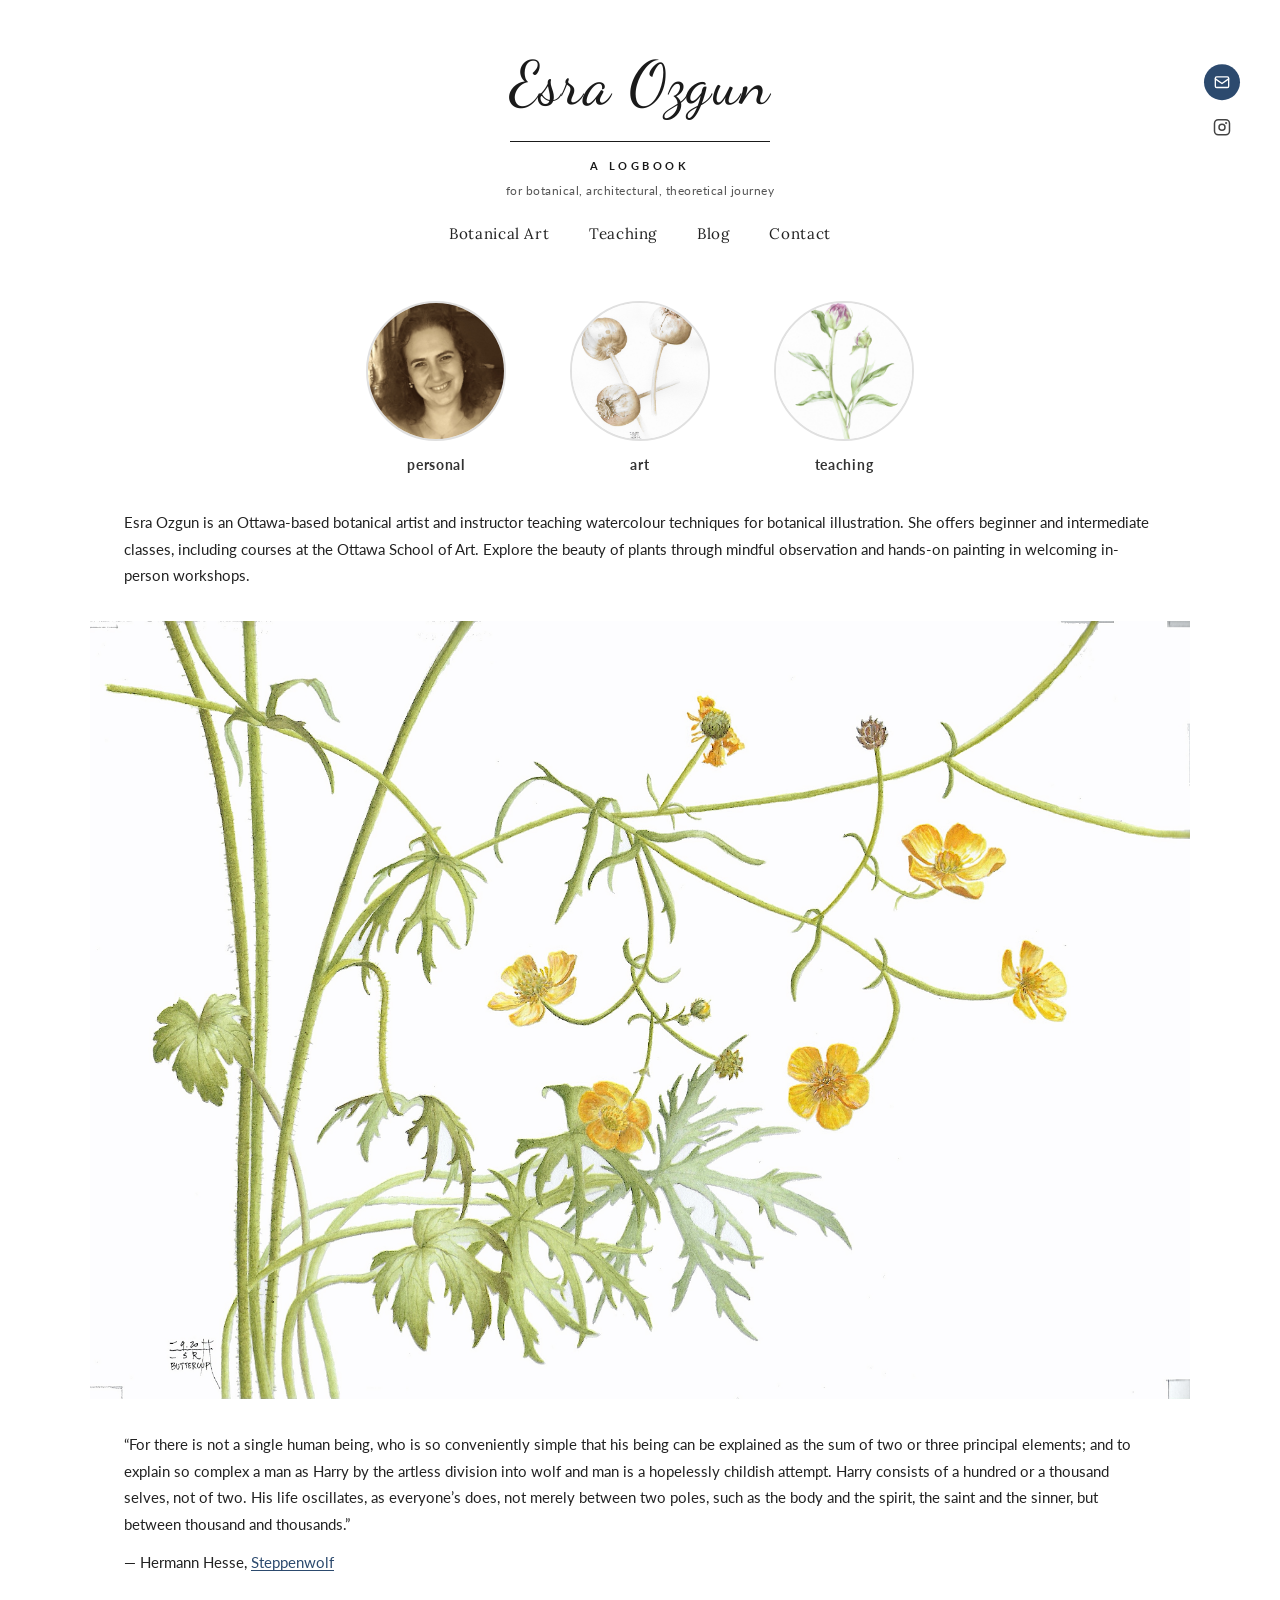
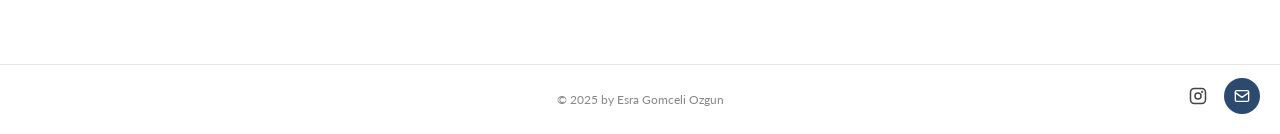
<file: index.html>
<!DOCTYPE html>
<html lang="en">
<head>
  <meta charset="UTF-8" />
  <meta name="viewport" content="width=device-width, initial-scale=1.0" />
  <title>Esra Ozgun Art | Botanical | Ottawa, ON, Canada</title>
  <meta name="description" content="Esra Ozgun is an Ottawa-based botanical artist and instructor teaching watercolour techniques for botanical illustration." />
  <link rel="preconnect" href="https://fonts.googleapis.com" />
  <link rel="preconnect" href="https://fonts.gstatic.com" crossorigin />
  <link href="https://fonts.googleapis.com/css2?family=Dancing+Script:wght@400;500&family=Lato:ital,wght@0,300;0,400;0,700;1,300;1,400&family=Lora:ital,wght@0,400;0,600;0,700;1,400&display=swap" rel="stylesheet" />
  <link rel="stylesheet" href="css/style.css" />
</head>
<body class="home-page">

  <!-- ===== HEADER (as in reference) ===== -->
  <header class="site-header home-header">
    <div class="home-brand">
      <a href="index.html" class="site-title site-title--home">Esra Ozgun</a>
      <p class="home-logbook">A LOGBOOK</p>
      <p class="home-journey">for botanical, architectural, theoretical journey</p>
    </div>

    <div class="header-social">
      <a href="contact.html" class="social-icon mail" aria-label="Email">
        <svg width="16" height="16" viewBox="0 0 24 24" fill="none" stroke="currentColor" stroke-width="2" stroke-linecap="round" stroke-linejoin="round">
          <rect x="2" y="4" width="20" height="16" rx="2"/><path d="m2 7 10 7 10-7"/>
        </svg>
      </a>
      <a href="https://www.instagram.com/" target="_blank" rel="noopener" class="social-icon instagram" aria-label="Instagram">
        <svg width="18" height="18" viewBox="0 0 24 24" fill="none" stroke="#444" stroke-width="2" stroke-linecap="round" stroke-linejoin="round">
          <rect x="2" y="2" width="20" height="20" rx="5"/><circle cx="12" cy="12" r="4"/><circle cx="17.5" cy="6.5" r="0.5" fill="#444"/>
        </svg>
      </a>
    </div>
  </header>

  <nav class="site-nav site-nav--home" aria-label="Primary">
    <a href="works.html">Botanical Art</a>
    <a href="teaching.html">Teaching</a>
    <a href="blog.html">Blog</a>
    <a href="contact.html">Contact</a>
  </nav>

  <main class="home-main">

    <!-- Three circles: personal | art | teaching -->
    <section class="home-circles home-circles--landing">
      <a href="about.html" class="home-circle-item">
        <img src="images/about/esra-profile.jpeg" alt="Esra Ozgun — personal" />
        <span class="home-circle-label home-circle-label--serif">personal</span>
      </a>
      <a href="works.html" class="home-circle-item">
        <img src="images/works/paint/opium-poppy.jpg" alt="Botanical art — poppy seed pods" />
        <span class="home-circle-label home-circle-label--serif">art</span>
      </a>
      <a href="teaching.html" class="home-circle-item">
        <img src="images/works/paint/peony.jpg" alt="Teaching — botanical watercolour" />
        <span class="home-circle-label home-circle-label--serif">teaching</span>
      </a>
    </section>

    <div class="home-column">
      <p class="home-intro">
        Esra Ozgun is an Ottawa-based botanical artist and instructor teaching watercolour techniques
        for botanical illustration. She offers beginner and intermediate classes, including courses at
        the Ottawa School of Art. Explore the beauty of plants through mindful observation and
        hands-on painting in welcoming in-person workshops.
      </p>
    </div>

    <!-- Buttercup — flex-centered (avoids global img { display:block } fighting text-align) -->
    <figure class="home-figure home-figure--wide">
      <div class="home-hero-wrap">
        <img
          src="images/works/paint/buttercup.jpg"
          alt="Buttercup — botanical watercolour by Esra Ozgun"
          class="home-hero-img"
        />
      </div>
    </figure>

    <div class="home-column">
      <p class="home-quote">
        “For there is not a single human being, who is so conveniently simple that his being can be
        explained as the sum of two or three principal elements; and to explain so complex a man as
        Harry by the artless division into wolf and man is a hopelessly childish attempt. Harry
        consists of a hundred or a thousand selves, not of two. His life oscillates, as everyone’s
        does, not merely between two poles, such as the body and the spirit, the saint and the sinner,
        but between thousand and thousands.”
        <span class="home-quote-attrib">
          — Hermann Hesse,
          <a href="https://www.goodreads.com/work/quotes/57612" target="_blank" rel="noopener">Steppenwolf</a>
        </span>
      </p>
    </div>
  </main>

  <footer class="site-footer site-footer--home">
    <p>© 2025 by Esra Gomceli Ozgun</p>
    <div class="home-footer-social">
      <a href="https://www.instagram.com/" target="_blank" rel="noopener" class="social-icon instagram" aria-label="Instagram">
        <svg width="18" height="18" viewBox="0 0 24 24" fill="none" stroke="#444" stroke-width="2" stroke-linecap="round" stroke-linejoin="round">
          <rect x="2" y="2" width="20" height="20" rx="5"/><circle cx="12" cy="12" r="4"/><circle cx="17.5" cy="6.5" r="0.5" fill="#444"/>
        </svg>
      </a>
      <a href="contact.html" class="social-icon mail" aria-label="Email">
        <svg width="16" height="16" viewBox="0 0 24 24" fill="none" stroke="currentColor" stroke-width="2" stroke-linecap="round" stroke-linejoin="round">
          <rect x="2" y="4" width="20" height="16" rx="2"/><path d="m2 7 10 7 10-7"/>
        </svg>
      </a>
    </div>
  </footer>

</body>
</html>
</file>
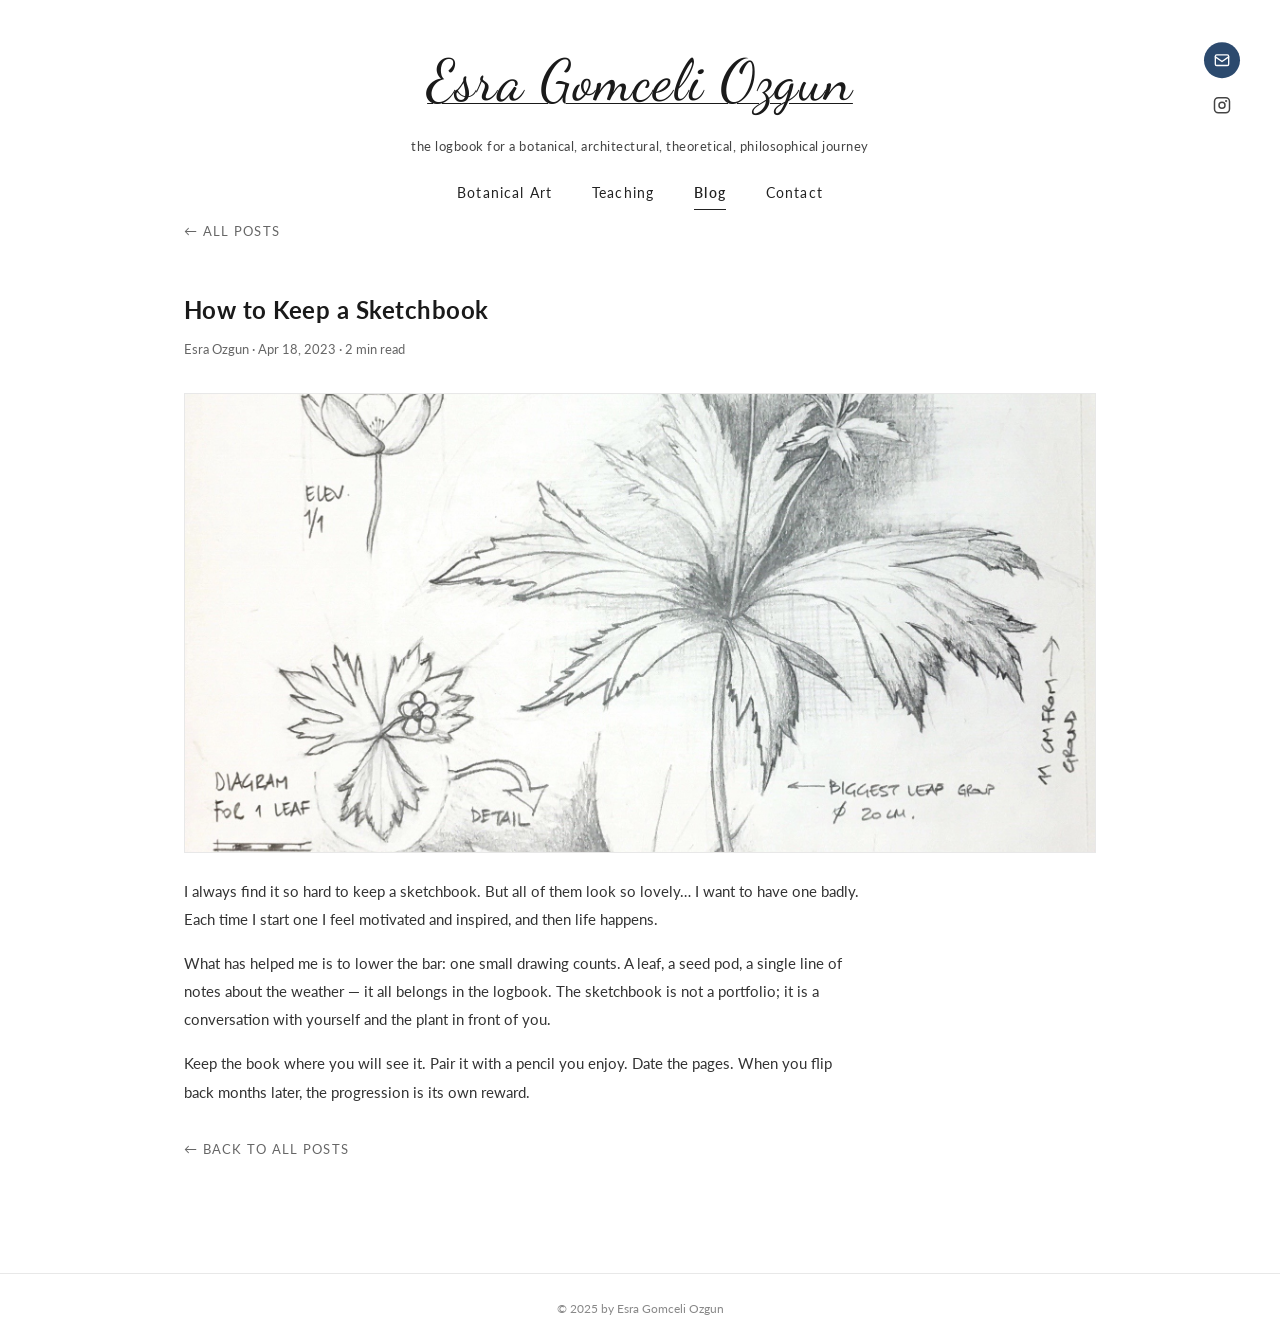
<file: blog-how-to-keep-a-sketchbook.html>
<!DOCTYPE html>
<html lang="en">
<head>
  <meta charset="UTF-8" />
  <meta name="viewport" content="width=device-width, initial-scale=1.0" />
  <title>How to Keep a Sketchbook | Blog | Esra Gomceli Ozgun</title>
  <meta name="description" content="Tips on keeping a botanical sketchbook practice." />
  <link rel="preconnect" href="https://fonts.googleapis.com" />
  <link rel="preconnect" href="https://fonts.gstatic.com" crossorigin />
  <link href="https://fonts.googleapis.com/css2?family=Dancing+Script:wght@400;500&family=Lato:ital,wght@0,300;0,400;0,700;1,300;1,400&display=swap" rel="stylesheet" />
  <link rel="stylesheet" href="css/style.css" />
</head>
<body>

  <header class="site-header">
    <a href="index.html" class="site-title">Esra Gomceli Ozgun</a>
    <p class="site-subtitle">the logbook for a botanical, architectural, theoretical, philosophical journey</p>

    <div class="header-social">
      <a href="contact.html" class="social-icon mail" aria-label="Email">
        <svg width="16" height="16" viewBox="0 0 24 24" fill="none" stroke="currentColor" stroke-width="2" stroke-linecap="round" stroke-linejoin="round">
          <rect x="2" y="4" width="20" height="16" rx="2"/><path d="m2 7 10 7 10-7"/>
        </svg>
      </a>
      <a href="https://www.instagram.com/" target="_blank" rel="noopener" class="social-icon instagram" aria-label="Instagram">
        <svg width="18" height="18" viewBox="0 0 24 24" fill="none" stroke="#444" stroke-width="2" stroke-linecap="round" stroke-linejoin="round">
          <rect x="2" y="2" width="20" height="20" rx="5"/><circle cx="12" cy="12" r="4"/><circle cx="17.5" cy="6.5" r="0.5" fill="#444"/>
        </svg>
      </a>
    </div>
  </header>

  <nav class="site-nav">
    <a href="works.html">Botanical Art</a>
    <a href="teaching.html">Teaching</a>
    <a href="blog.html" class="active">Blog</a>
    <a href="contact.html">Contact</a>
  </nav>

  <main>
    <div class="container">
      <a href="blog.html" class="blog-post-back">← All Posts</a>

      <header class="blog-post-header">
        <h1>How to Keep a Sketchbook</h1>
        <p class="blog-post-meta">Esra Ozgun · Apr 18, 2023 · 2 min read</p>
      </header>

      <img
        src="images/blog-yellow-purple.jpg"
        alt="Botanical sketchbook study — Canada anemone"
        class="blog-post-featured"
      />

      <article class="blog-post-body">
        <p>I always find it so hard to keep a sketchbook. But all of them look so lovely… I want to
          have one badly. Each time I start one I feel motivated and inspired, and then life happens.</p>
        <p>What has helped me is to lower the bar: one small drawing counts. A leaf, a seed pod, a
          single line of notes about the weather — it all belongs in the logbook. The sketchbook is
          not a portfolio; it is a conversation with yourself and the plant in front of you.</p>
        <p>Keep the book where you will see it. Pair it with a pencil you enjoy. Date the pages.
          When you flip back months later, the progression is its own reward.</p>
        <p><a href="blog.html" class="blog-post-back" style="margin-top:1rem;">← Back to all posts</a></p>
      </article>
    </div>
  </main>

  <footer class="site-footer">
    <p>© 2025 by Esra Gomceli Ozgun</p>
  </footer>

</body>
</html>
</file>
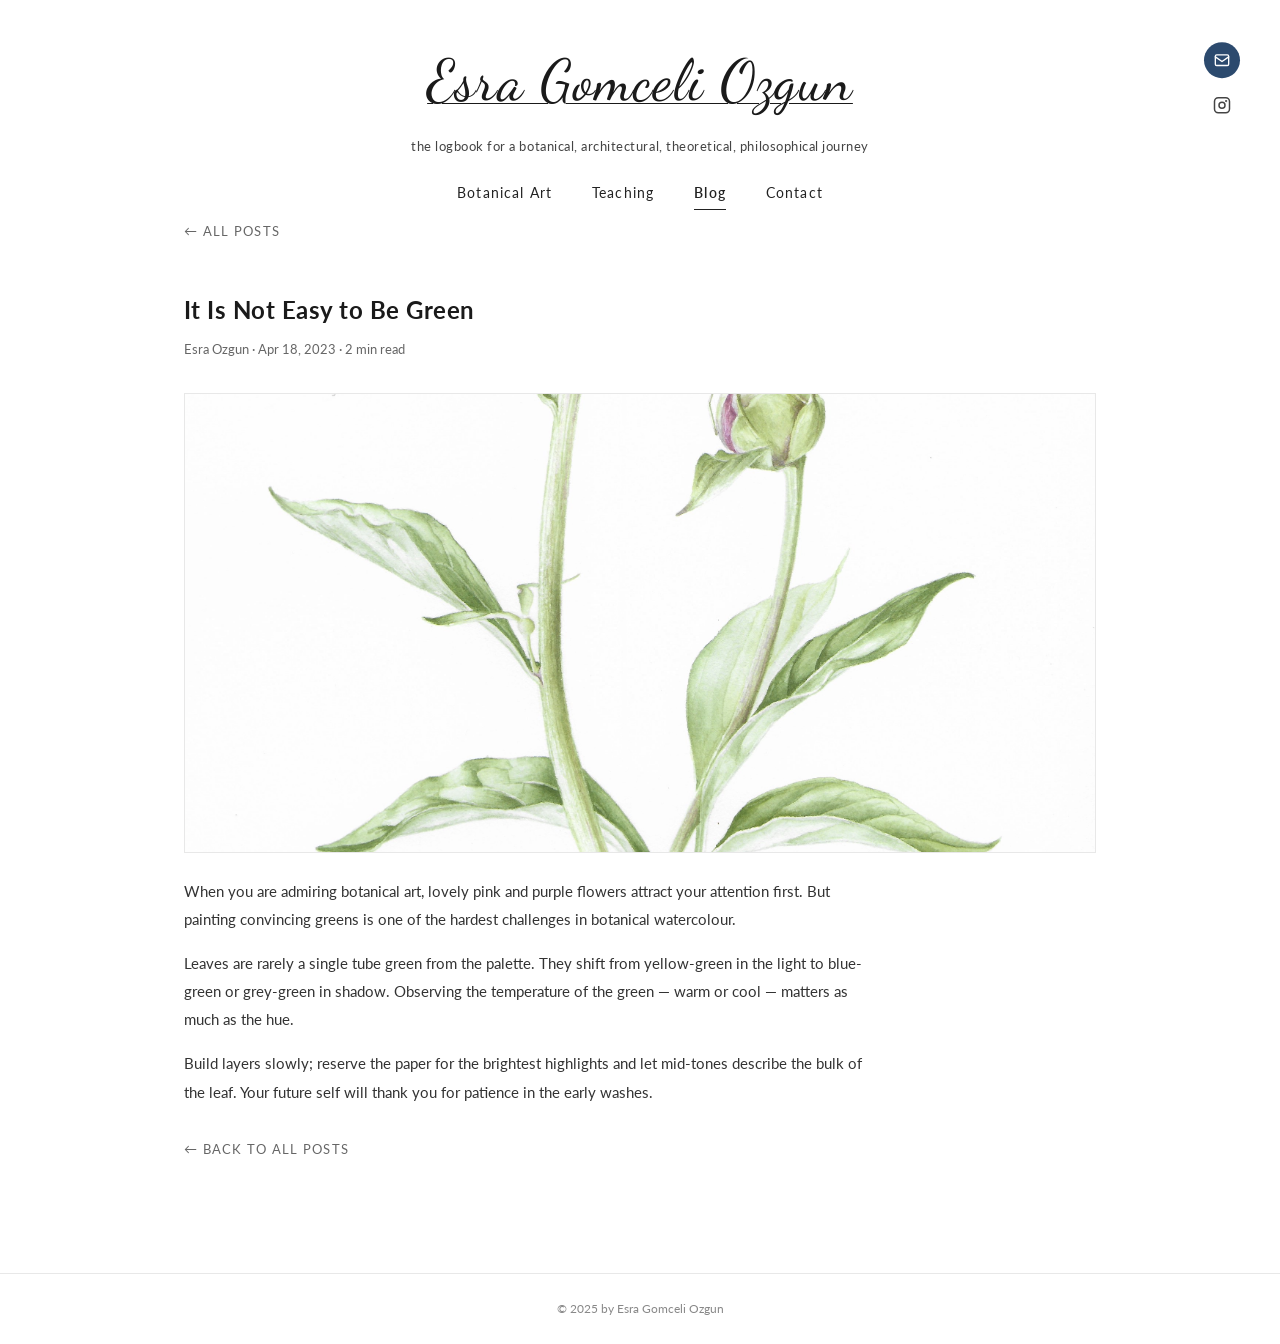
<file: blog-not-easy-green.html>
<!DOCTYPE html>
<html lang="en">
<head>
  <meta charset="UTF-8" />
  <meta name="viewport" content="width=device-width, initial-scale=1.0" />
  <title>It Is Not Easy to Be Green | Blog | Esra Gomceli Ozgun</title>
  <meta name="description" content="Painting convincing greens in botanical watercolour." />
  <link rel="preconnect" href="https://fonts.googleapis.com" />
  <link rel="preconnect" href="https://fonts.gstatic.com" crossorigin />
  <link href="https://fonts.googleapis.com/css2?family=Dancing+Script:wght@400;500&family=Lato:ital,wght@0,300;0,400;0,700;1,300;1,400&display=swap" rel="stylesheet" />
  <link rel="stylesheet" href="css/style.css" />
</head>
<body>

  <header class="site-header">
    <a href="index.html" class="site-title">Esra Gomceli Ozgun</a>
    <p class="site-subtitle">the logbook for a botanical, architectural, theoretical, philosophical journey</p>

    <div class="header-social">
      <a href="contact.html" class="social-icon mail" aria-label="Email">
        <svg width="16" height="16" viewBox="0 0 24 24" fill="none" stroke="currentColor" stroke-width="2" stroke-linecap="round" stroke-linejoin="round">
          <rect x="2" y="4" width="20" height="16" rx="2"/><path d="m2 7 10 7 10-7"/>
        </svg>
      </a>
      <a href="https://www.instagram.com/" target="_blank" rel="noopener" class="social-icon instagram" aria-label="Instagram">
        <svg width="18" height="18" viewBox="0 0 24 24" fill="none" stroke="#444" stroke-width="2" stroke-linecap="round" stroke-linejoin="round">
          <rect x="2" y="2" width="20" height="20" rx="5"/><circle cx="12" cy="12" r="4"/><circle cx="17.5" cy="6.5" r="0.5" fill="#444"/>
        </svg>
      </a>
    </div>
  </header>

  <nav class="site-nav">
    <a href="works.html">Botanical Art</a>
    <a href="teaching.html">Teaching</a>
    <a href="blog.html" class="active">Blog</a>
    <a href="contact.html">Contact</a>
  </nav>

  <main>
    <div class="container">
      <a href="blog.html" class="blog-post-back">← All Posts</a>

      <header class="blog-post-header">
        <h1>It Is Not Easy to Be Green</h1>
        <p class="blog-post-meta">Esra Ozgun · Apr 18, 2023 · 2 min read</p>
      </header>

      <img
        src="images/works/paint/peony.jpg"
        alt="Peony — botanical watercolour"
        class="blog-post-featured"
      />

      <article class="blog-post-body">
        <p>When you are admiring botanical art, lovely pink and purple flowers attract your attention
          first. But painting convincing greens is one of the hardest challenges in botanical
          watercolour.</p>
        <p>Leaves are rarely a single tube green from the palette. They shift from yellow-green in
          the light to blue-green or grey-green in shadow. Observing the temperature of the green —
          warm or cool — matters as much as the hue.</p>
        <p>Build layers slowly; reserve the paper for the brightest highlights and let mid-tones
          describe the bulk of the leaf. Your future self will thank you for patience in the early
          washes.</p>
        <p><a href="blog.html" class="blog-post-back" style="margin-top:1rem;">← Back to all posts</a></p>
      </article>
    </div>
  </main>

  <footer class="site-footer">
    <p>© 2025 by Esra Gomceli Ozgun</p>
  </footer>

</body>
</html>
</file>
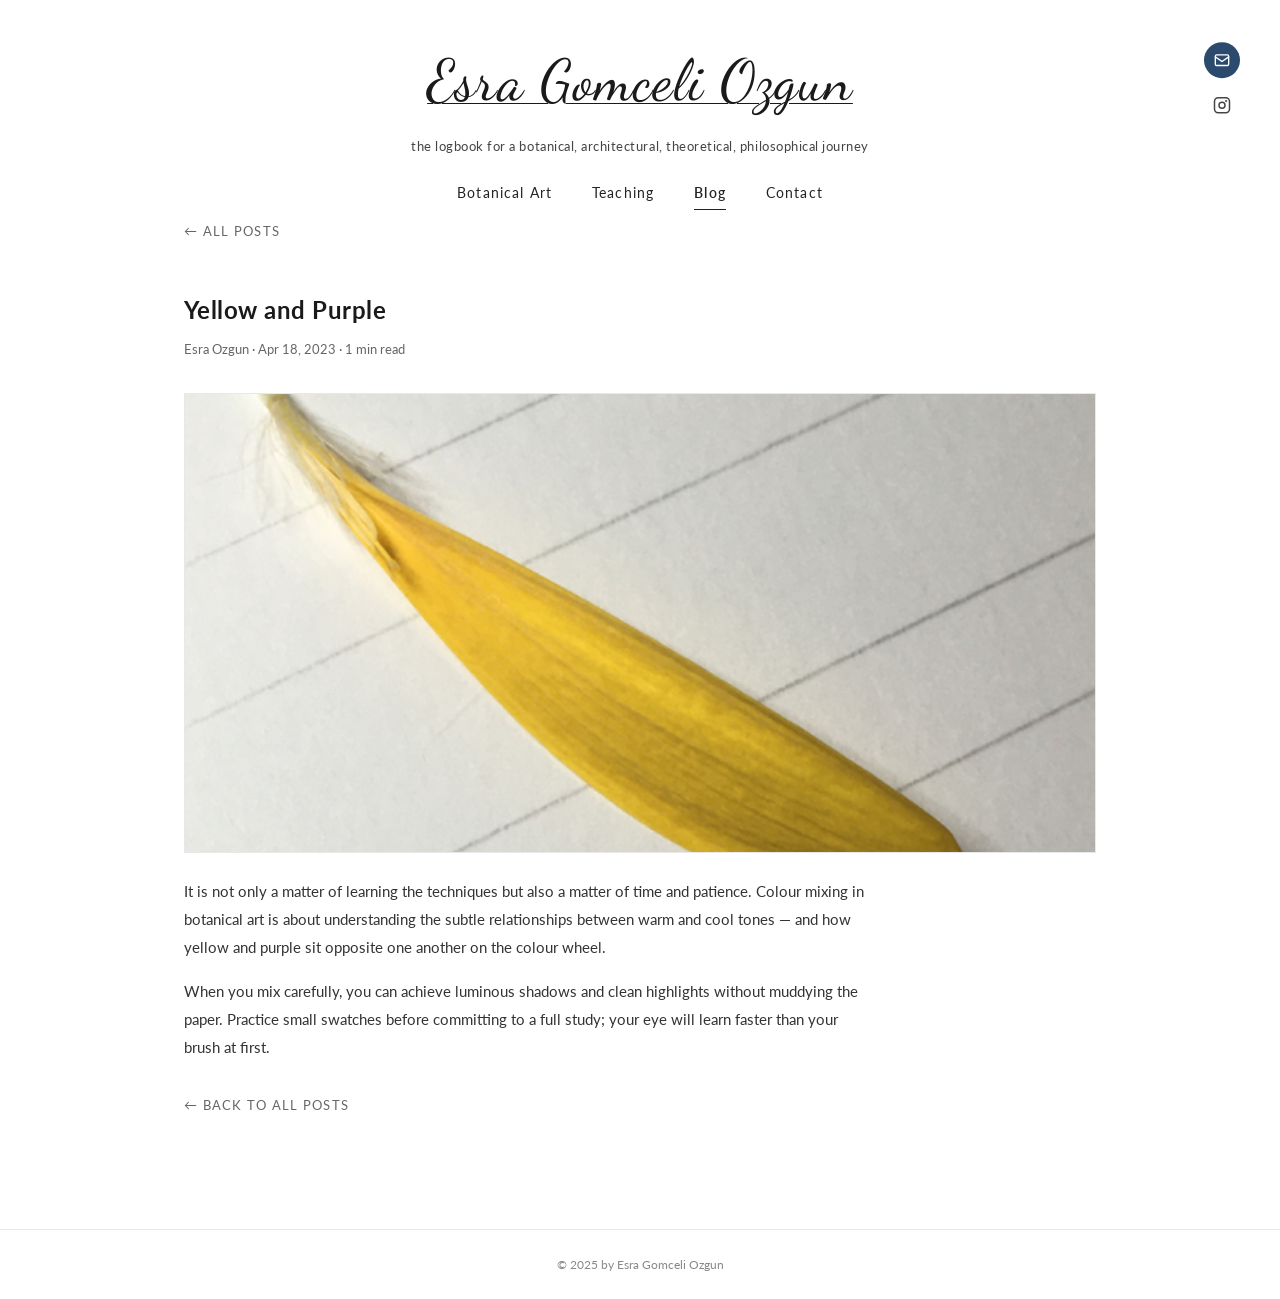
<file: blog-yellow-and-purple.html>
<!DOCTYPE html>
<html lang="en">
<head>
  <meta charset="UTF-8" />
  <meta name="viewport" content="width=device-width, initial-scale=1.0" />
  <title>Yellow and Purple | Blog | Esra Gomceli Ozgun</title>
  <meta name="description" content="Colour mixing in botanical art — yellow and purple." />
  <link rel="preconnect" href="https://fonts.googleapis.com" />
  <link rel="preconnect" href="https://fonts.gstatic.com" crossorigin />
  <link href="https://fonts.googleapis.com/css2?family=Dancing+Script:wght@400;500&family=Lato:ital,wght@0,300;0,400;0,700;1,300;1,400&display=swap" rel="stylesheet" />
  <link rel="stylesheet" href="css/style.css" />
</head>
<body>

  <header class="site-header">
    <a href="index.html" class="site-title">Esra Gomceli Ozgun</a>
    <p class="site-subtitle">the logbook for a botanical, architectural, theoretical, philosophical journey</p>

    <div class="header-social">
      <a href="contact.html" class="social-icon mail" aria-label="Email">
        <svg width="16" height="16" viewBox="0 0 24 24" fill="none" stroke="currentColor" stroke-width="2" stroke-linecap="round" stroke-linejoin="round">
          <rect x="2" y="4" width="20" height="16" rx="2"/><path d="m2 7 10 7 10-7"/>
        </svg>
      </a>
      <a href="https://www.instagram.com/" target="_blank" rel="noopener" class="social-icon instagram" aria-label="Instagram">
        <svg width="18" height="18" viewBox="0 0 24 24" fill="none" stroke="#444" stroke-width="2" stroke-linecap="round" stroke-linejoin="round">
          <rect x="2" y="2" width="20" height="20" rx="5"/><circle cx="12" cy="12" r="4"/><circle cx="17.5" cy="6.5" r="0.5" fill="#444"/>
        </svg>
      </a>
    </div>
  </header>

  <nav class="site-nav">
    <a href="works.html">Botanical Art</a>
    <a href="teaching.html">Teaching</a>
    <a href="blog.html" class="active">Blog</a>
    <a href="contact.html">Contact</a>
  </nav>

  <main>
    <div class="container">
      <a href="blog.html" class="blog-post-back">← All Posts</a>

      <header class="blog-post-header">
        <h1>Yellow and Purple</h1>
        <p class="blog-post-meta">Esra Ozgun · Apr 18, 2023 · 1 min read</p>
      </header>

      <img
        src="images/blog-sketchbook.png"
        alt="Yellow flower petal on lined paper"
        class="blog-post-featured"
      />

      <article class="blog-post-body">
        <p>It is not only a matter of learning the techniques but also a matter of time and patience.
          Colour mixing in botanical art is about understanding the subtle relationships between warm
          and cool tones — and how yellow and purple sit opposite one another on the colour wheel.</p>
        <p>When you mix carefully, you can achieve luminous shadows and clean highlights without
          muddying the paper. Practice small swatches before committing to a full study; your eye
          will learn faster than your brush at first.</p>
        <p><a href="blog.html" class="blog-post-back" style="margin-top:1rem;">← Back to all posts</a></p>
      </article>
    </div>
  </main>

  <footer class="site-footer">
    <p>© 2025 by Esra Gomceli Ozgun</p>
  </footer>

</body>
</html>
</file>
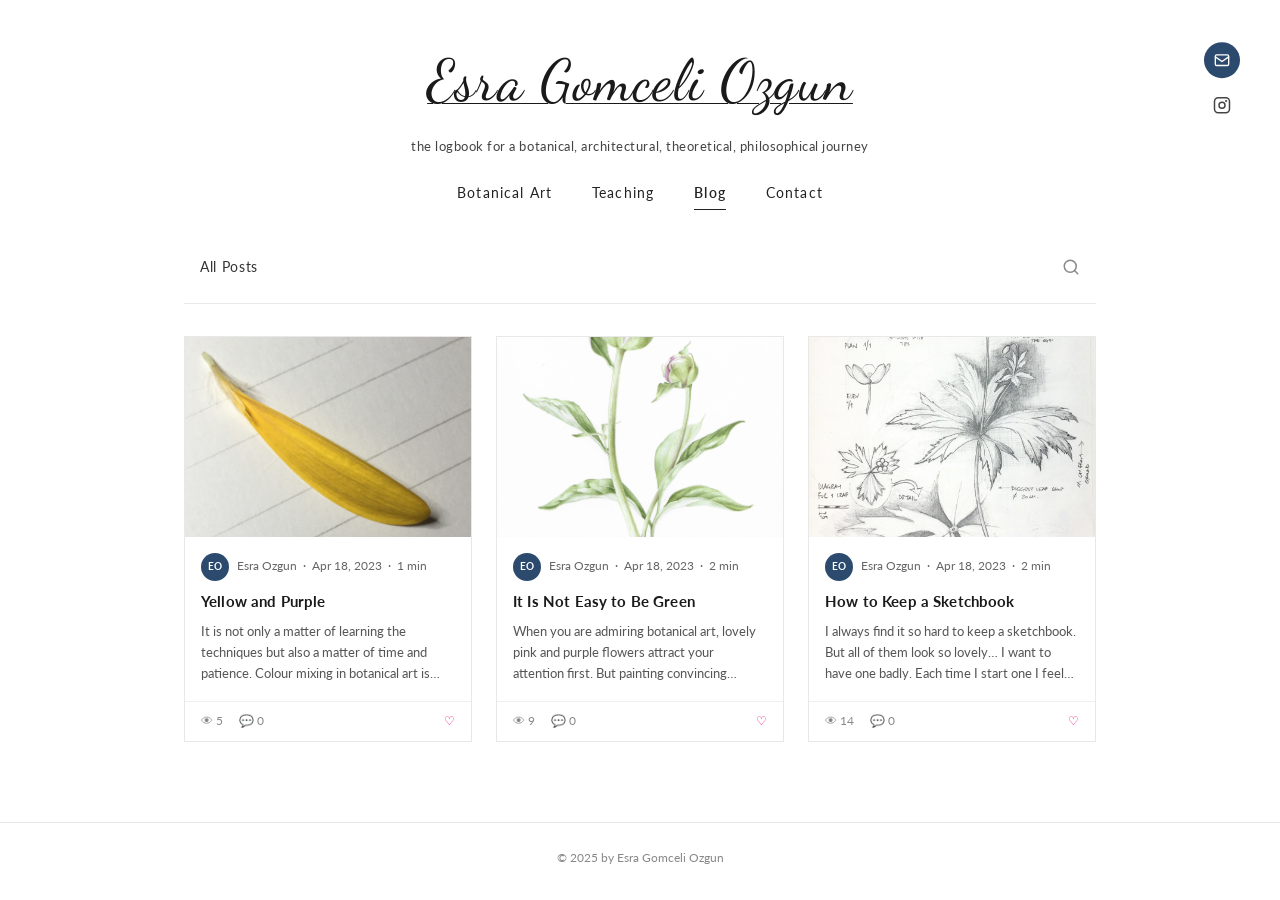
<file: blog.html>
<!DOCTYPE html>
<html lang="en">
<head>
  <meta charset="UTF-8" />
  <meta name="viewport" content="width=device-width, initial-scale=1.0" />
  <title>Blog | Esra Gomceli Ozgun</title>
  <meta name="description" content="Blog posts by Esra Gomceli Ozgun — botanical art thoughts, tips, and reflections." />
  <link rel="preconnect" href="https://fonts.googleapis.com" />
  <link rel="preconnect" href="https://fonts.gstatic.com" crossorigin />
  <link href="https://fonts.googleapis.com/css2?family=Dancing+Script:wght@400;500&family=Lato:ital,wght@0,300;0,400;0,700;1,300;1,400&display=swap" rel="stylesheet" />
  <link rel="stylesheet" href="css/style.css" />
</head>
<body>

  <!-- ===== HEADER ===== -->
  <header class="site-header">
    <a href="index.html" class="site-title">Esra Gomceli Ozgun</a>
    <p class="site-subtitle">the logbook for a botanical, architectural, theoretical, philosophical journey</p>

    <div class="header-social">
      <a href="contact.html" class="social-icon mail" aria-label="Email">
        <svg width="16" height="16" viewBox="0 0 24 24" fill="none" stroke="currentColor" stroke-width="2" stroke-linecap="round" stroke-linejoin="round">
          <rect x="2" y="4" width="20" height="16" rx="2"/><path d="m2 7 10 7 10-7"/>
        </svg>
      </a>
      <a href="https://www.instagram.com/" target="_blank" rel="noopener" class="social-icon instagram" aria-label="Instagram">
        <svg width="18" height="18" viewBox="0 0 24 24" fill="none" stroke="#444" stroke-width="2" stroke-linecap="round" stroke-linejoin="round">
          <rect x="2" y="2" width="20" height="20" rx="5"/><circle cx="12" cy="12" r="4"/><circle cx="17.5" cy="6.5" r="0.5" fill="#444"/>
        </svg>
      </a>
    </div>
  </header>

  <!-- ===== NAVIGATION ===== -->
  <nav class="site-nav">
    <a href="works.html">Botanical Art</a>
    <a href="teaching.html">Teaching</a>
    <a href="blog.html" class="active">Blog</a>
    <a href="contact.html">Contact</a>
  </nav>

  <!-- ===== MAIN ===== -->
  <main>
    <div class="container">

      <div class="blog-header">
        <h1>All Posts</h1>
        <svg width="18" height="18" viewBox="0 0 24 24" fill="none" stroke="#888" stroke-width="2" stroke-linecap="round" stroke-linejoin="round">
          <circle cx="11" cy="11" r="8"/><path d="m21 21-4.35-4.35"/>
        </svg>
      </div>

      <div class="blog-grid">

        <!-- Post 1 -->
        <a href="blog-yellow-and-purple.html" class="blog-card">
          <img
            src="images/blog-sketchbook.png"
            alt="Yellow flower petal"
            class="blog-card-img"
          />
          <div class="blog-card-body">
            <div class="blog-card-meta">
              <div class="blog-card-avatar">EO</div>
              <span>Esra Ozgun &nbsp;·&nbsp; Apr 18, 2023 &nbsp;·&nbsp; 1 min</span>
            </div>
            <h2>Yellow and Purple</h2>
            <p>It is not only a matter of learning the techniques but also a matter of time and
              patience. Colour mixing in botanical art is about understanding the subtle relationships
              between warm and cool tones…</p>
          </div>
          <div class="blog-card-footer">
            <span>&#128065; 5</span>
            <span>&#128172; 0</span>
            <span style="margin-left:auto; color:#e07;">&#9825;</span>
          </div>
        </a>

        <!-- Post 2 -->
        <a href="blog-not-easy-green.html" class="blog-card">
          <img
            src="images/works/paint/peony.jpg"
            alt="Botanical art — green"
            class="blog-card-img"
          />
          <div class="blog-card-body">
            <div class="blog-card-meta">
              <div class="blog-card-avatar">EO</div>
              <span>Esra Ozgun &nbsp;·&nbsp; Apr 18, 2023 &nbsp;·&nbsp; 2 min</span>
            </div>
            <h2>It Is Not Easy to Be Green</h2>
            <p>When you are admiring botanical art, lovely pink and purple flowers attract your
              attention first. But painting convincing greens is one of the hardest challenges in
              botanical watercolour…</p>
          </div>
          <div class="blog-card-footer">
            <span>&#128065; 9</span>
            <span>&#128172; 0</span>
            <span style="margin-left:auto; color:#e07;">&#9825;</span>
          </div>
        </a>

        <!-- Post 3 -->
        <a href="blog-how-to-keep-a-sketchbook.html" class="blog-card">
          <img
            src="images/blog-yellow-purple.jpg"
            alt="Botanical sketchbook"
            class="blog-card-img"
          />
          <div class="blog-card-body">
            <div class="blog-card-meta">
              <div class="blog-card-avatar">EO</div>
              <span>Esra Ozgun &nbsp;·&nbsp; Apr 18, 2023 &nbsp;·&nbsp; 2 min</span>
            </div>
            <h2>How to Keep a Sketchbook</h2>
            <p>I always find it so hard to keep a sketchbook. But all of them look so lovely… I
              want to have one badly. Each time I start one I feel motivated and inspired, and then
              life happens…</p>
          </div>
          <div class="blog-card-footer">
            <span>&#128065; 14</span>
            <span>&#128172; 0</span>
            <span style="margin-left:auto; color:#e07;">&#9825;</span>
          </div>
        </a>

      </div><!-- /blog-grid -->
    </div><!-- /container -->
  </main>

  <!-- ===== FOOTER ===== -->
  <footer class="site-footer">
    <p>© 2025 by Esra Gomceli Ozgun</p>
  </footer>

</body>
</html>
</file>
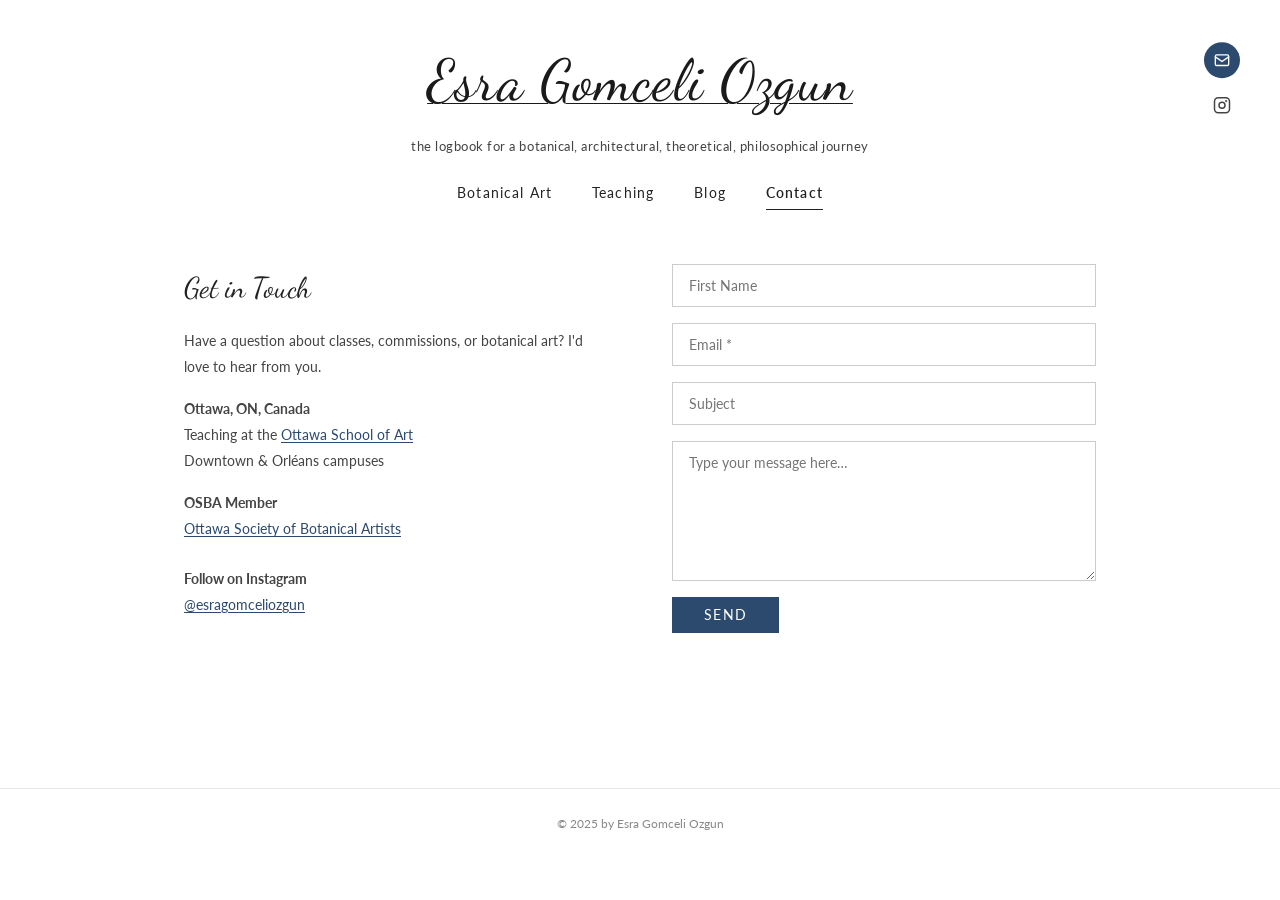
<file: contact.html>
<!DOCTYPE html>
<html lang="en">
<head>
  <meta charset="UTF-8" />
  <meta name="viewport" content="width=device-width, initial-scale=1.0" />
  <title>Contact | Esra Gomceli Ozgun</title>
  <meta name="description" content="Contact Esra Gomceli Ozgun — botanical artist and instructor based in Ottawa, ON." />
  <link rel="preconnect" href="https://fonts.googleapis.com" />
  <link rel="preconnect" href="https://fonts.gstatic.com" crossorigin />
  <link href="https://fonts.googleapis.com/css2?family=Dancing+Script:wght@400;500&family=Lato:ital,wght@0,300;0,400;0,700;1,300;1,400&display=swap" rel="stylesheet" />
  <link rel="stylesheet" href="css/style.css" />
  <style>
    .contact-success {
      display: none;
      padding: 1rem;
      background: #e8f4e8;
      border: 1px solid #b0d8b0;
      color: #2a6e2a;
      margin-top: 1rem;
      font-size: 0.9rem;
    }
    .contact-error {
      display: none;
      padding: 1rem;
      background: #fce8e8;
      border: 1px solid #e0a0a0;
      color: #8b2a2a;
      margin-top: 1rem;
      font-size: 0.9rem;
    }
    .contact-honey {
      position: absolute;
      width: 1px;
      height: 1px;
      padding: 0;
      margin: -1px;
      overflow: hidden;
      clip: rect(0, 0, 0, 0);
      white-space: nowrap;
      border: 0;
    }
  </style>
</head>
<body>

  <!-- ===== HEADER ===== -->
  <header class="site-header">
    <a href="index.html" class="site-title">Esra Gomceli Ozgun</a>
    <p class="site-subtitle">the logbook for a botanical, architectural, theoretical, philosophical journey</p>

    <div class="header-social">
      <a href="contact.html" class="social-icon mail" aria-label="Email">
        <svg width="16" height="16" viewBox="0 0 24 24" fill="none" stroke="currentColor" stroke-width="2" stroke-linecap="round" stroke-linejoin="round">
          <rect x="2" y="4" width="20" height="16" rx="2"/><path d="m2 7 10 7 10-7"/>
        </svg>
      </a>
      <a href="https://www.instagram.com/" target="_blank" rel="noopener" class="social-icon instagram" aria-label="Instagram">
        <svg width="18" height="18" viewBox="0 0 24 24" fill="none" stroke="#444" stroke-width="2" stroke-linecap="round" stroke-linejoin="round">
          <rect x="2" y="2" width="20" height="20" rx="5"/><circle cx="12" cy="12" r="4"/><circle cx="17.5" cy="6.5" r="0.5" fill="#444"/>
        </svg>
      </a>
    </div>
  </header>

  <!-- ===== NAVIGATION ===== -->
  <nav class="site-nav">
    <a href="works.html">Botanical Art</a>
    <a href="teaching.html">Teaching</a>
    <a href="blog.html">Blog</a>
    <a href="contact.html" class="active">Contact</a>
  </nav>

  <!-- ===== MAIN ===== -->
  <main>
    <div class="container">
      <section class="contact-section">

        <!-- Contact info -->
        <div class="contact-info">
          <h2>Get in Touch</h2>
          <p>Have a question about classes, commissions, or botanical art? I'd love to hear from you.</p>

          <p>
            <strong>Ottawa, ON, Canada</strong><br />
            Teaching at the <a href="https://ottawaschoolofart.ca/" target="_blank" rel="noopener">Ottawa School of Art</a><br />
            Downtown &amp; Orléans campuses
          </p>

          <p>
            <strong>OSBA Member</strong><br />
            <a href="https://osba.ca/" target="_blank" rel="noopener">Ottawa Society of Botanical Artists</a>
          </p>

          <p style="margin-top:1.5rem;">
            <strong>Follow on Instagram</strong><br />
            <a href="https://www.instagram.com/" target="_blank" rel="noopener">@esragomceliozgun</a>
          </p>
        </div>

        <!-- Contact form: submissions via FormSubmit (static-site friendly) → esraozgunca@gmail.com -->
        <div>
          <form id="contact-form" action="#" method="post" novalidate>
            <!-- Honeypot — leave hidden; FormSubmit drops spam submissions that fill this -->
            <input type="text" name="_honey" class="contact-honey" tabindex="-1" autocomplete="off" aria-hidden="true" />
            <input
              type="text"
              name="name"
              placeholder="First Name"
              required
              autocomplete="given-name"
            />
            <input
              type="email"
              name="email"
              placeholder="Email *"
              required
              autocomplete="email"
            />
            <input
              type="text"
              name="subject"
              placeholder="Subject"
            />
            <textarea
              name="message"
              placeholder="Type your message here…"
              required
            ></textarea>
            <button type="submit" class="btn" id="contact-submit">Send</button>
            <div class="contact-success" id="contact-success" role="status">
              Thank you! Your message has been sent.
            </div>
            <div class="contact-error" id="contact-error" role="alert">
              Something went wrong. Please try again or email esraozgunca@gmail.com directly.
            </div>
          </form>
        </div>

      </section>
    </div>
  </main>

  <!-- ===== FOOTER ===== -->
  <footer class="site-footer">
    <p>© 2025 by Esra Gomceli Ozgun</p>
  </footer>

  <script>
    (function () {
      var form = document.getElementById('contact-form');
      var successEl = document.getElementById('contact-success');
      var errorEl = document.getElementById('contact-error');
      var submitBtn = document.getElementById('contact-submit');
      var endpoint = 'https://formsubmit.co/ajax/esraozgunca@gmail.com';

      form.addEventListener('submit', function (e) {
        e.preventDefault();
        successEl.style.display = 'none';
        errorEl.style.display = 'none';

        var name = form.querySelector('[name="name"]').value.trim();
        var email = form.querySelector('[name="email"]').value.trim();
        var subject = form.querySelector('[name="subject"]').value.trim();
        var message = form.querySelector('[name="message"]').value.trim();
        var honey = form.querySelector('[name="_honey"]').value;

        if (!email || !message) {
          alert('Please fill in your email and message.');
          return;
        }
        if (honey) {
          return;
        }

        var payload = {
          name: name,
          email: email,
          _replyto: email,
          subject: subject || '(no subject)',
          message: message,
          _subject: 'Website contact: ' + (subject || 'esraozgun.ca'),
        };

        submitBtn.disabled = true;
        var prevLabel = submitBtn.textContent;
        submitBtn.textContent = 'Sending…';

        var ctrl = new AbortController();
        var t = setTimeout(function () {
          ctrl.abort();
        }, 25000);

        fetch(endpoint, {
          method: 'POST',
          headers: {
            'Content-Type': 'application/json',
            Accept: 'application/json',
          },
          body: JSON.stringify(payload),
          signal: ctrl.signal,
        })
          .then(function (res) {
            if (!res.ok) throw new Error('Bad response');
            return res.json();
          })
          .then(function (data) {
            var ok = data && (data.success === true || data.success === 'true');
            if (!ok) throw new Error('Not accepted');
            successEl.style.display = 'block';
            form.reset();
          })
          .catch(function () {
            errorEl.style.display = 'block';
          })
          .finally(function () {
            clearTimeout(t);
            submitBtn.disabled = false;
            submitBtn.textContent = prevLabel;
          });
      });
    })();
  </script>

</body>
</html>
</file>
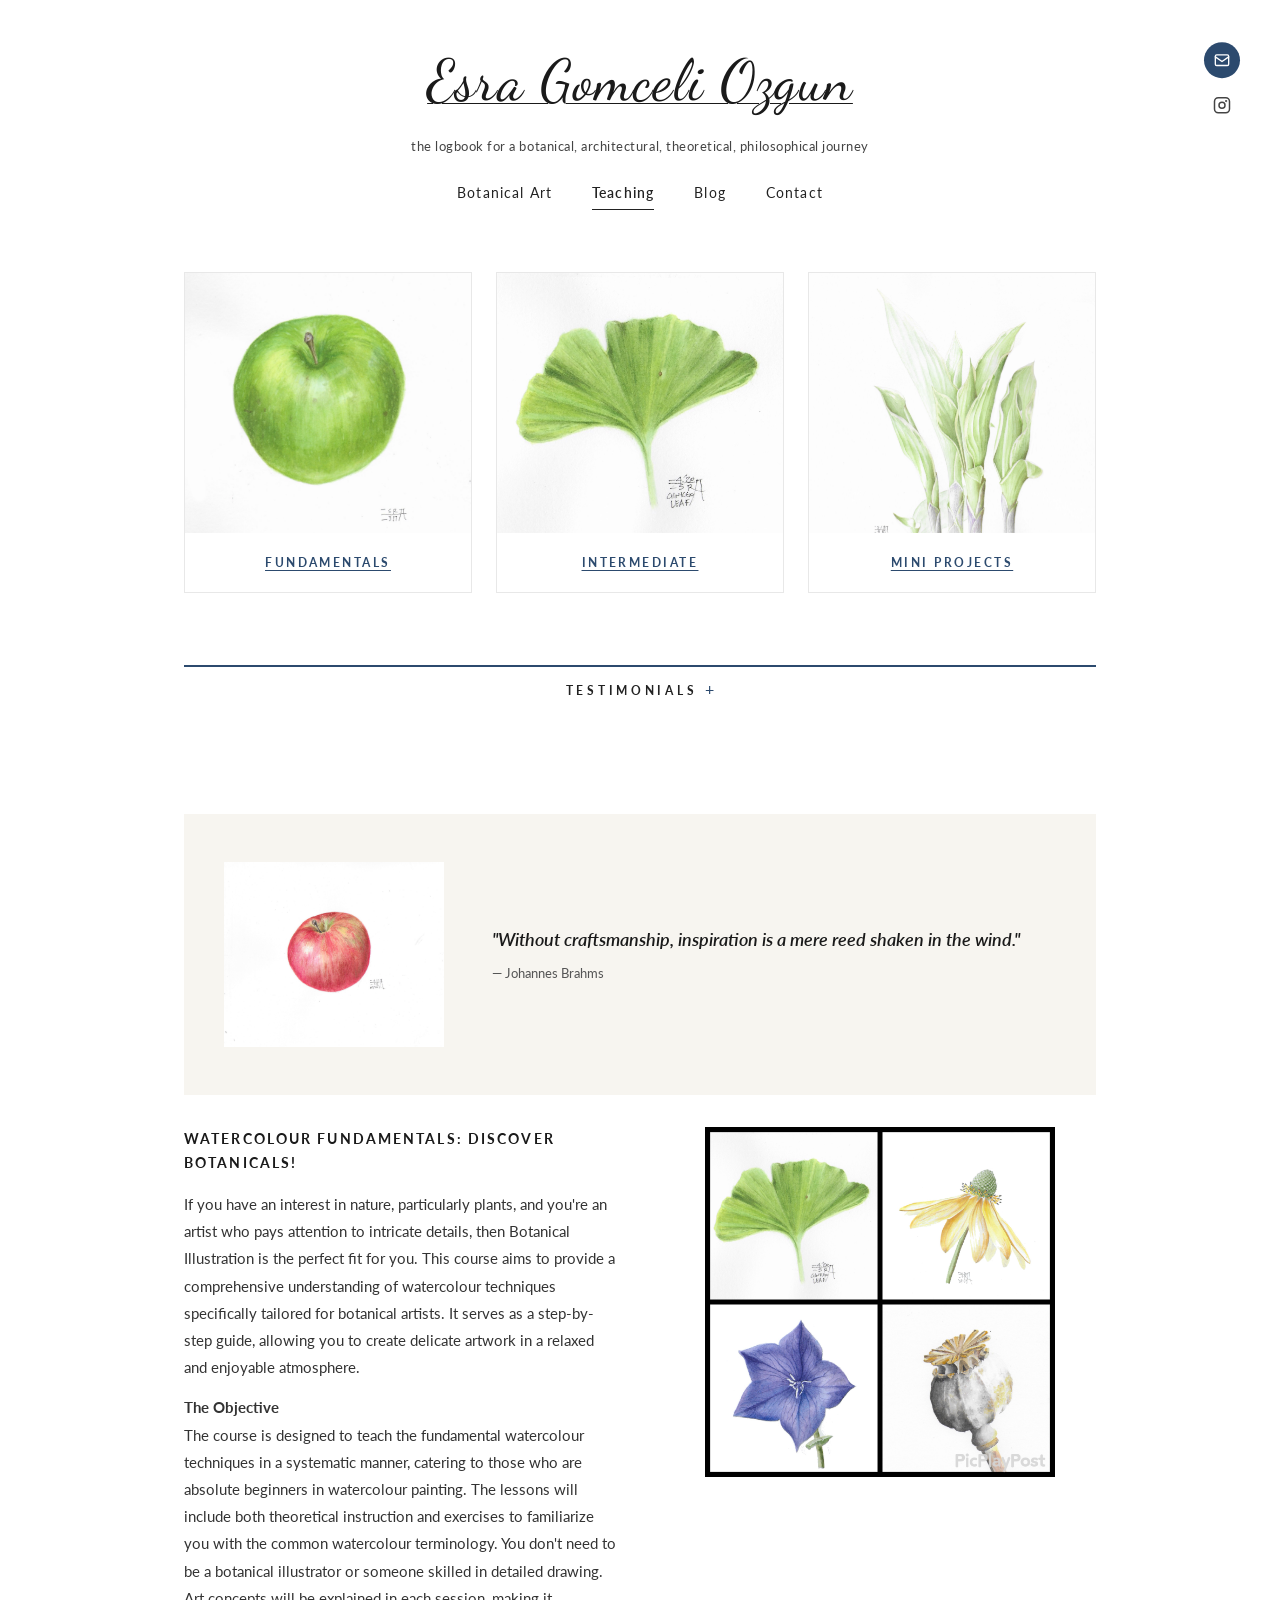
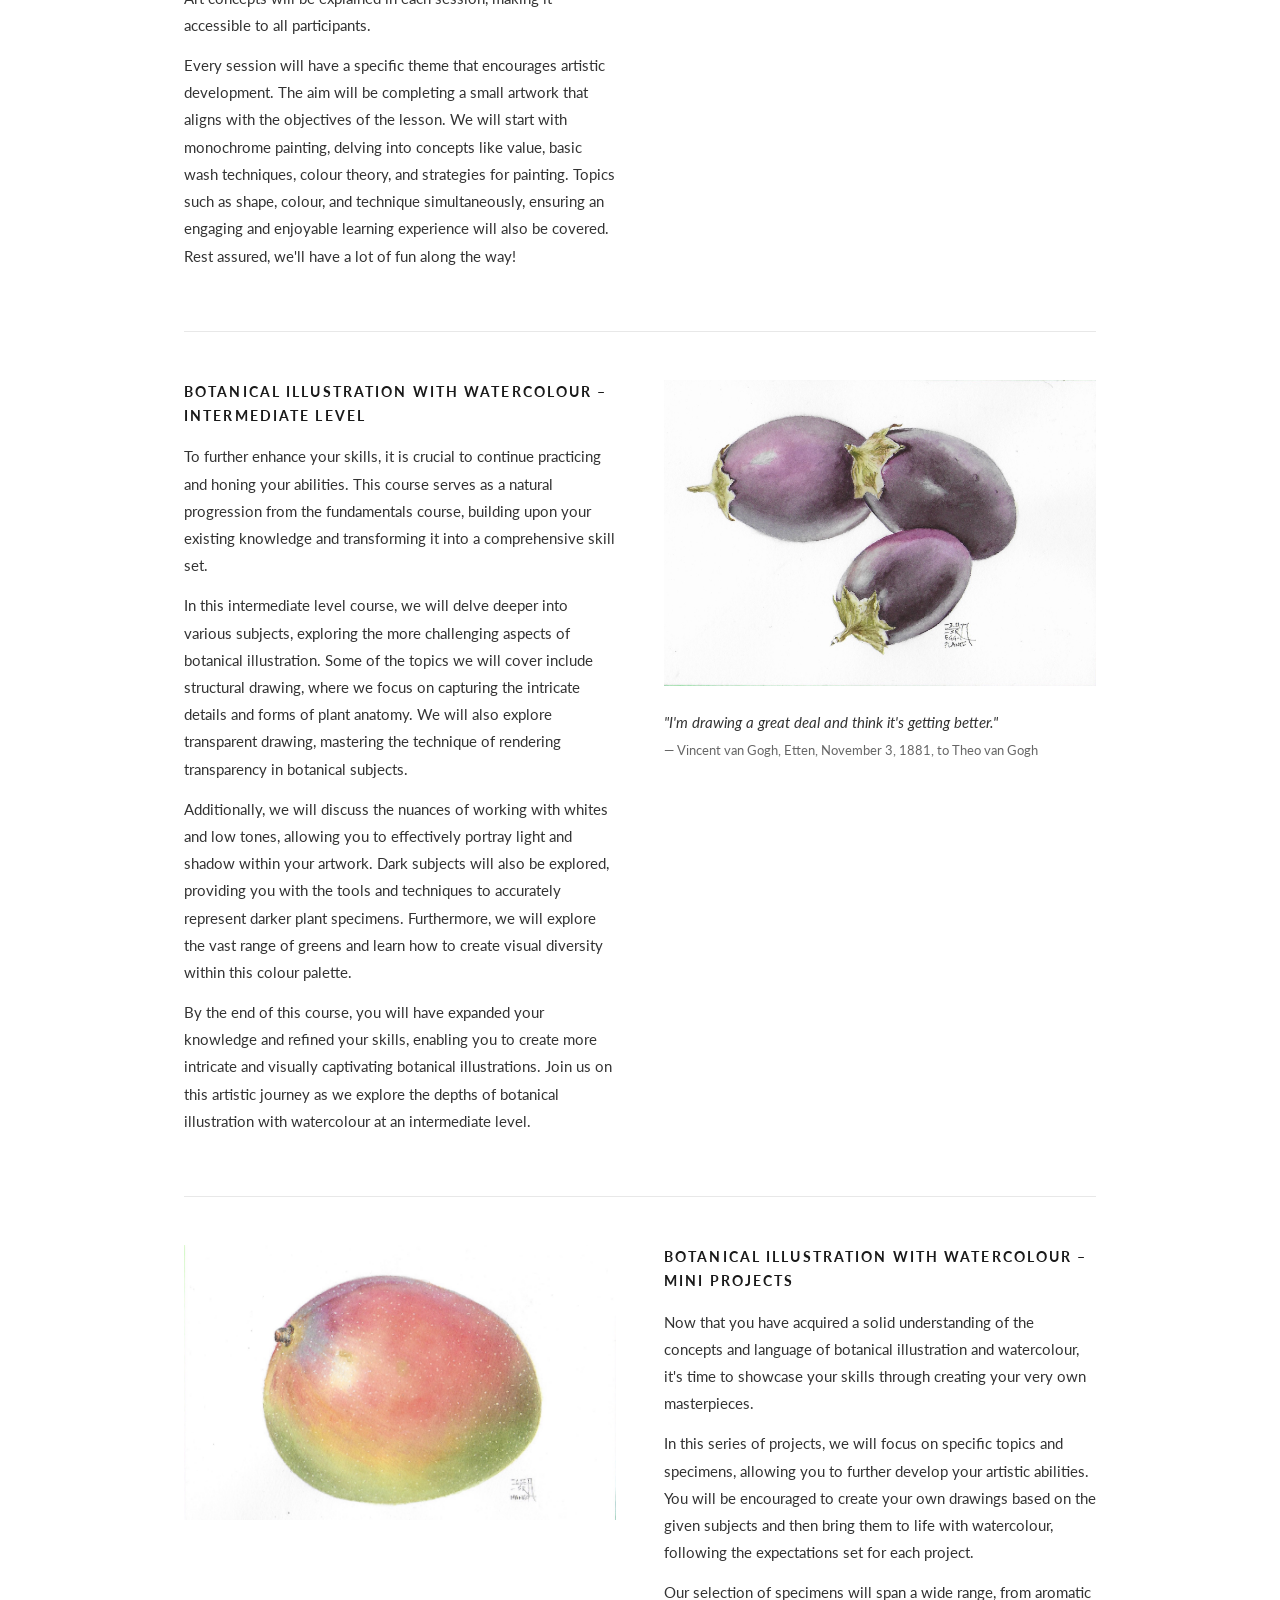
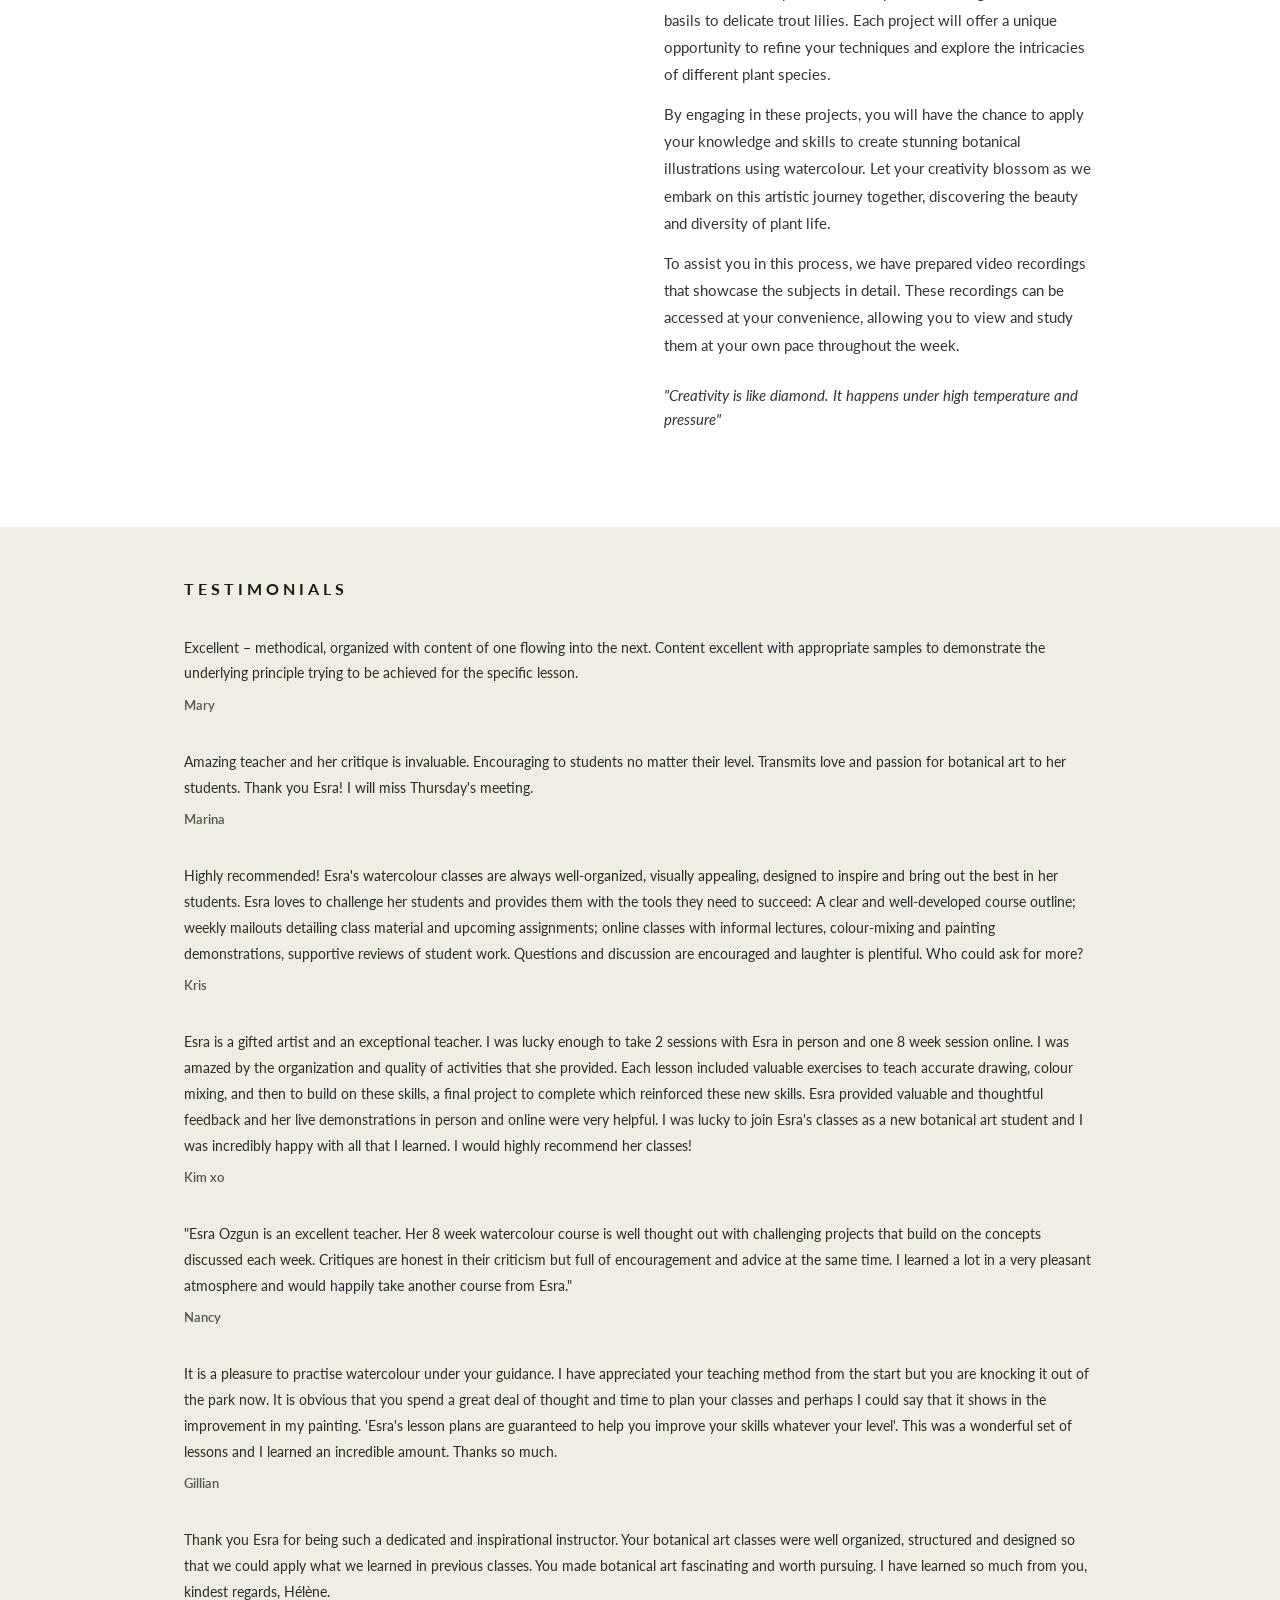
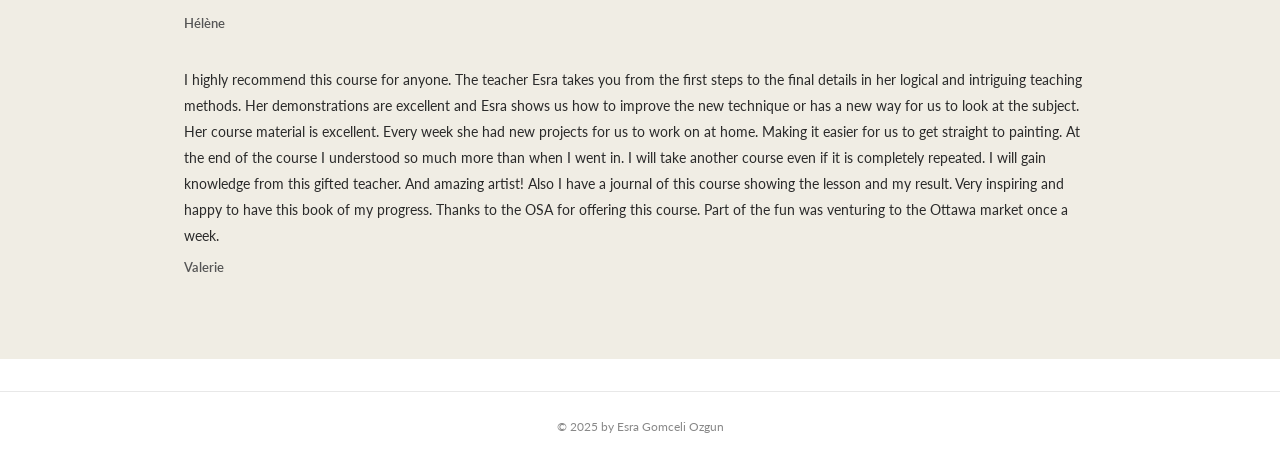
<file: teaching.html>
<!DOCTYPE html>
<html lang="en">
<head>
  <meta charset="UTF-8" />
  <meta name="viewport" content="width=device-width, initial-scale=1.0" />
  <title>Teaching | Esra Gomceli Ozgun</title>
  <meta name="description" content="Botanical watercolour courses by Esra Gomceli Ozgun at the Ottawa School of Art — Fundamentals, Intermediate, and Mini Projects." />
  <link rel="preconnect" href="https://fonts.googleapis.com" />
  <link rel="preconnect" href="https://fonts.gstatic.com" crossorigin />
  <link href="https://fonts.googleapis.com/css2?family=Dancing+Script:wght@400;500&family=Lato:ital,wght@0,300;0,400;0,700;1,300;1,400&display=swap" rel="stylesheet" />
  <link rel="stylesheet" href="css/style.css" />
</head>
<body>

  <!-- ===== HEADER ===== -->
  <header class="site-header">
    <a href="index.html" class="site-title">Esra Gomceli Ozgun</a>
    <p class="site-subtitle">the logbook for a botanical, architectural, theoretical, philosophical journey</p>

    <div class="header-social">
      <a href="contact.html" class="social-icon mail" aria-label="Email">
        <svg width="16" height="16" viewBox="0 0 24 24" fill="none" stroke="currentColor" stroke-width="2" stroke-linecap="round" stroke-linejoin="round">
          <rect x="2" y="4" width="20" height="16" rx="2"/><path d="m2 7 10 7 10-7"/>
        </svg>
      </a>
      <a href="https://www.instagram.com/" target="_blank" rel="noopener" class="social-icon instagram" aria-label="Instagram">
        <svg width="18" height="18" viewBox="0 0 24 24" fill="none" stroke="#444" stroke-width="2" stroke-linecap="round" stroke-linejoin="round">
          <rect x="2" y="2" width="20" height="20" rx="5"/><circle cx="12" cy="12" r="4"/><circle cx="17.5" cy="6.5" r="0.5" fill="#444"/>
        </svg>
      </a>
    </div>
  </header>

  <!-- ===== NAVIGATION ===== -->
  <nav class="site-nav">
    <a href="works.html">Botanical Art</a>
    <a href="teaching.html" class="active">Teaching</a>
    <a href="blog.html">Blog</a>
    <a href="contact.html">Contact</a>
  </nav>

  <!-- ===== MAIN ===== -->
  <main>
    <div class="container">

      <!-- Course cards -->
      <section style="padding: 2.5rem 0 1rem;">
        <div class="teaching-cards">

          <a href="#fundamentals" class="teaching-card">
            <img
              src="images/works/paint/green-apple.jpg"
              alt="Watercolour Fundamentals"
              class="teaching-card-img"
            />
            <div class="teaching-card-label">Fundamentals</div>
          </a>

          <a href="#intermediate" class="teaching-card">
            <img
              src="images/works/paint/gingko.jpg"
              alt="Intermediate Botanical Illustration"
              class="teaching-card-img"
            />
            <div class="teaching-card-label">Intermediate</div>
          </a>

          <a href="#mini-projects" class="teaching-card">
            <img
              src="images/works/paint/hosta.jpg"
              alt="Mini Projects"
              class="teaching-card-img"
            />
            <div class="teaching-card-label">Mini Projects</div>
          </a>

        </div>
      </section>

      <!-- Testimonials anchor header -->
      <div class="testimonials-header" style="margin-bottom: 2rem;">
        <h2>Testimonials</h2>&ensp;<span>+</span>
      </div>

    </div><!-- /container -->

    <!-- ===== COURSE SECTIONS ===== -->
    <div class="container">

      <!-- FUNDAMENTALS -->
      <section class="course-section" id="fundamentals">
        <div class="quote-box">
          <img src="images/works/paint/apple.jpg" alt="Green apple watercolour" class="course-img" />
          <blockquote>
            "Without craftsmanship, inspiration is a mere reed shaken in the wind."
            <cite>— Johannes Brahms</cite>
          </blockquote>
        </div>

        <div class="course-layout" style="margin-top: 2rem;">
          <div class="course-text">
            <h2 class="course-title">Watercolour Fundamentals: Discover Botanicals!</h2>
            <p>If you have an interest in nature, particularly plants, and you're an artist who pays
              attention to intricate details, then Botanical Illustration is the perfect fit for you.
              This course aims to provide a comprehensive understanding of watercolour techniques
              specifically tailored for botanical artists. It serves as a step-by-step guide, allowing
              you to create delicate artwork in a relaxed and enjoyable atmosphere.</p>
            <p><strong>The Objective</strong><br />
              The course is designed to teach the fundamental watercolour techniques in a systematic
              manner, catering to those who are absolute beginners in watercolour painting. The
              lessons will include both theoretical instruction and exercises to familiarize you with
              the common watercolour terminology. You don't need to be a botanical illustrator or
              someone skilled in detailed drawing. Art concepts will be explained in each session,
              making it accessible to all participants.</p>
            <p>Every session will have a specific theme that encourages artistic development. The aim
              will be completing a small artwork that aligns with the objectives of the lesson. We
              will start with monochrome painting, delving into concepts like value, basic wash
              techniques, colour theory, and strategies for painting. Topics such as shape, colour,
              and technique simultaneously, ensuring an engaging and enjoyable learning experience
              will also be covered. Rest assured, we'll have a lot of fun along the way!</p>
          </div>
          <div>
            <img src="images/teaching/teach1.jpg" alt="Student work — Fundamentals" class="course-img" />
          </div>
        </div>
      </section>

      <!-- INTERMEDIATE -->
      <section class="course-section" id="intermediate">
        <div class="course-layout">
          <div class="course-text">
            <h2 class="course-title">Botanical Illustration with Watercolour – Intermediate Level</h2>
            <p>To further enhance your skills, it is crucial to continue practicing and honing your
              abilities. This course serves as a natural progression from the fundamentals course,
              building upon your existing knowledge and transforming it into a comprehensive skill
              set.</p>
            <p>In this intermediate level course, we will delve deeper into various subjects,
              exploring the more challenging aspects of botanical illustration. Some of the topics
              we will cover include structural drawing, where we focus on capturing the intricate
              details and forms of plant anatomy. We will also explore transparent drawing,
              mastering the technique of rendering transparency in botanical subjects.</p>
            <p>Additionally, we will discuss the nuances of working with whites and low tones,
              allowing you to effectively portray light and shadow within your artwork. Dark subjects
              will also be explored, providing you with the tools and techniques to accurately
              represent darker plant specimens. Furthermore, we will explore the vast range of greens
              and learn how to create visual diversity within this colour palette.</p>
            <p>By the end of this course, you will have expanded your knowledge and refined your
              skills, enabling you to create more intricate and visually captivating botanical
              illustrations. Join us on this artistic journey as we explore the depths of botanical
              illustration with watercolour at an intermediate level.</p>
          </div>
          <div>
            <img src="images/works/paint/eggplant.jpg" alt="Eggplant watercolour — Intermediate" class="course-img" />
            <blockquote style="font-style:italic; font-size:0.95rem; margin-top:1.5rem; line-height:1.6; color:#333;">
              "I'm drawing a great deal and think it's getting better."
              <cite style="display:block; font-style:normal; font-size:0.8rem; margin-top:0.4rem; color:#666;">
                — Vincent van Gogh, Etten, November 3, 1881, to Theo van Gogh
              </cite>
            </blockquote>
          </div>
        </div>
      </section>

      <!-- MINI PROJECTS -->
      <section class="course-section" id="mini-projects">
        <div class="course-layout reverse">
          <div class="course-text">
            <h2 class="course-title">Botanical Illustration with Watercolour – Mini Projects</h2>
            <p>Now that you have acquired a solid understanding of the concepts and language of
              botanical illustration and watercolour, it's time to showcase your skills through
              creating your very own masterpieces.</p>
            <p>In this series of projects, we will focus on specific topics and specimens, allowing
              you to further develop your artistic abilities. You will be encouraged to create your
              own drawings based on the given subjects and then bring them to life with watercolour,
              following the expectations set for each project.</p>
            <p>Our selection of specimens will span a wide range, from aromatic basils to delicate
              trout lilies. Each project will offer a unique opportunity to refine your techniques
              and explore the intricacies of different plant species.</p>
            <p>By engaging in these projects, you will have the chance to apply your knowledge and
              skills to create stunning botanical illustrations using watercolour. Let your creativity
              blossom as we embark on this artistic journey together, discovering the beauty and
              diversity of plant life.</p>
            <p>To assist you in this process, we have prepared video recordings that showcase the
              subjects in detail. These recordings can be accessed at your convenience, allowing you
              to view and study them at your own pace throughout the week.</p>
            <blockquote style="font-style:italic; font-size:0.95rem; margin-top:1.5rem; line-height:1.6; color:#333;">
              "Creativity is like diamond. It happens under high temperature and pressure"
            </blockquote>
          </div>
          <div>
            <img src="images/teaching/mango.jpg" alt="Mango watercolour — Mini Projects" class="course-img" />
          </div>
        </div>
      </section>

    </div><!-- /container -->

    <!-- ===== TESTIMONIALS ===== -->
    <section class="testimonials-section">
      <div class="container">
        <h2>Testimonials</h2>

        <div class="testimonial">
          <p>Excellent – methodical, organized with content of one flowing into the next. Content
            excellent with appropriate samples to demonstrate the underlying principle trying to be
            achieved for the specific lesson.</p>
          <cite>Mary</cite>
        </div>

        <div class="testimonial">
          <p>Amazing teacher and her critique is invaluable. Encouraging to students no matter their
            level. Transmits love and passion for botanical art to her students. Thank you Esra! I will
            miss Thursday's meeting.</p>
          <cite>Marina</cite>
        </div>

        <div class="testimonial">
          <p>Highly recommended! Esra's watercolour classes are always well-organized, visually
            appealing, designed to inspire and bring out the best in her students. Esra loves to
            challenge her students and provides them with the tools they need to succeed: A clear and
            well-developed course outline; weekly mailouts detailing class material and upcoming
            assignments; online classes with informal lectures, colour-mixing and painting
            demonstrations, supportive reviews of student work. Questions and discussion are encouraged
            and laughter is plentiful. Who could ask for more?</p>
          <cite>Kris</cite>
        </div>

        <div class="testimonial">
          <p>Esra is a gifted artist and an exceptional teacher. I was lucky enough to take 2 sessions
            with Esra in person and one 8 week session online. I was amazed by the organization and
            quality of activities that she provided. Each lesson included valuable exercises to teach
            accurate drawing, colour mixing, and then to build on these skills, a final project to
            complete which reinforced these new skills. Esra provided valuable and thoughtful feedback
            and her live demonstrations in person and online were very helpful. I was lucky to join
            Esra's classes as a new botanical art student and I was incredibly happy with all that I
            learned. I would highly recommend her classes!</p>
          <cite>Kim xo</cite>
        </div>

        <div class="testimonial">
          <p>"Esra Ozgun is an excellent teacher. Her 8 week watercolour course is well thought out
            with challenging projects that build on the concepts discussed each week. Critiques are
            honest in their criticism but full of encouragement and advice at the same time. I learned
            a lot in a very pleasant atmosphere and would happily take another course from Esra."</p>
          <cite>Nancy</cite>
        </div>

        <div class="testimonial">
          <p>It is a pleasure to practise watercolour under your guidance. I have appreciated your
            teaching method from the start but you are knocking it out of the park now. It is obvious
            that you spend a great deal of thought and time to plan your classes and perhaps I could
            say that it shows in the improvement in my painting. 'Esra's lesson plans are guaranteed
            to help you improve your skills whatever your level'. This was a wonderful set of lessons
            and I learned an incredible amount. Thanks so much.</p>
          <cite>Gillian</cite>
        </div>

        <div class="testimonial">
          <p>Thank you Esra for being such a dedicated and inspirational instructor. Your botanical art
            classes were well organized, structured and designed so that we could apply what we learned
            in previous classes. You made botanical art fascinating and worth pursuing. I have learned
            so much from you, kindest regards, Hélène.</p>
          <cite>Hélène</cite>
        </div>

        <div class="testimonial">
          <p>I highly recommend this course for anyone. The teacher Esra takes you from the first steps
            to the final details in her logical and intriguing teaching methods. Her demonstrations are
            excellent and Esra shows us how to improve the new technique or has a new way for us to
            look at the subject. Her course material is excellent. Every week she had new projects for
            us to work on at home. Making it easier for us to get straight to painting. At the end of
            the course I understood so much more than when I went in. I will take another course even
            if it is completely repeated. I will gain knowledge from this gifted teacher. And amazing
            artist! Also I have a journal of this course showing the lesson and my result. Very
            inspiring and happy to have this book of my progress. Thanks to the OSA for offering this
            course. Part of the fun was venturing to the Ottawa market once a week.</p>
          <cite>Valerie</cite>
        </div>

      </div>
    </section>

  </main>

  <!-- ===== FOOTER ===== -->
  <footer class="site-footer">
    <p>© 2025 by Esra Gomceli Ozgun</p>
  </footer>

</body>
</html>
</file>
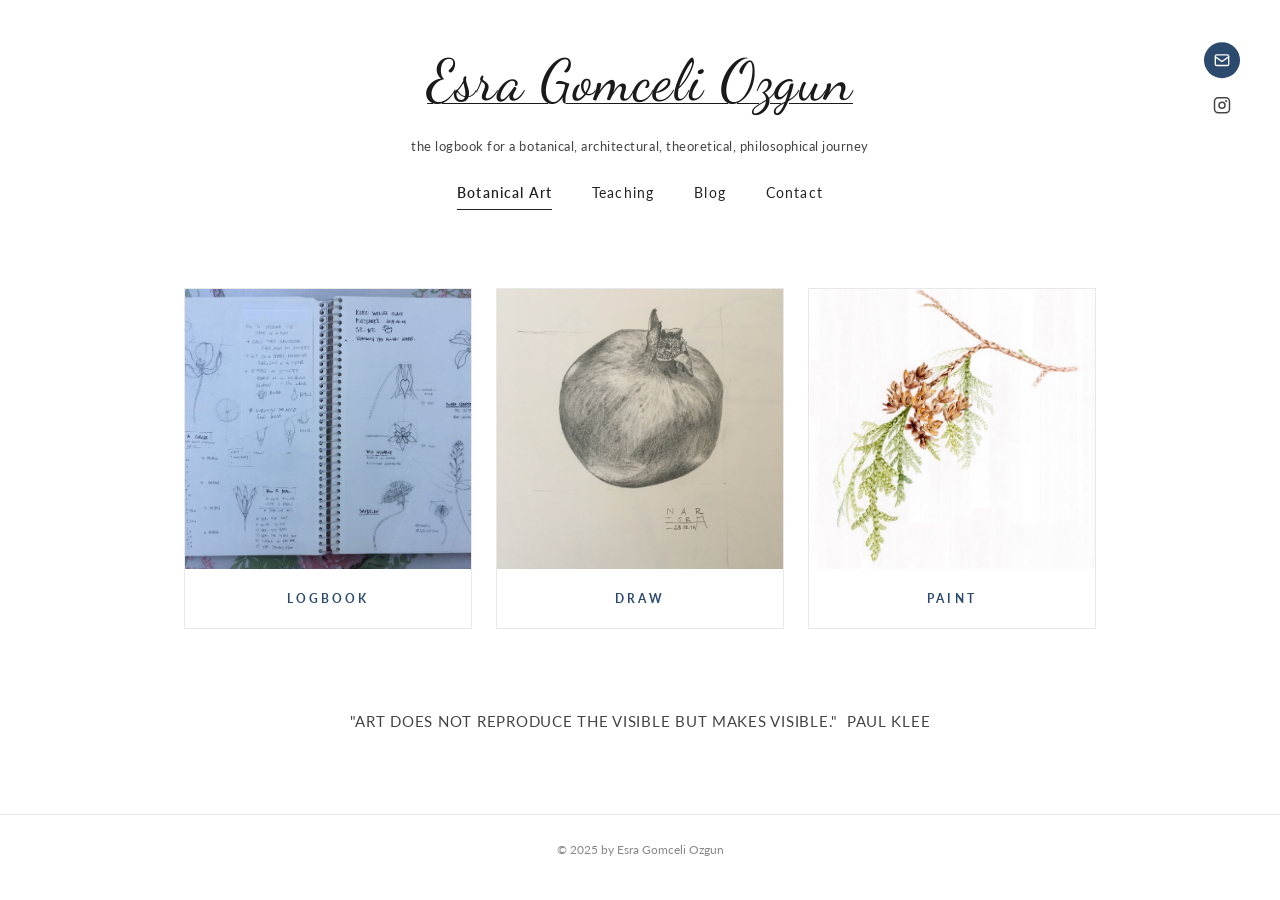
<file: works.html>
<!DOCTYPE html>
<html lang="en">
<head>
  <meta charset="UTF-8" />
  <meta name="viewport" content="width=device-width, initial-scale=1.0" />
  <title>Botanical Art | Esra Gomceli Ozgun</title>
  <meta name="description" content="Botanical art by Esra Gomceli Ozgun — watercolour paintings, drawings, and nature logbook." />
  <link rel="preconnect" href="https://fonts.googleapis.com" />
  <link rel="preconnect" href="https://fonts.gstatic.com" crossorigin />
  <link href="https://fonts.googleapis.com/css2?family=Dancing+Script:wght@400;500&family=Lato:ital,wght@0,300;0,400;0,700;1,300;1,400&display=swap" rel="stylesheet" />
  <link rel="stylesheet" href="css/style.css" />
</head>
<body>

  <!-- ===== HEADER ===== -->
  <header class="site-header">
    <a href="index.html" class="site-title">Esra Gomceli Ozgun</a>
    <p class="site-subtitle">the logbook for a botanical, architectural, theoretical, philosophical journey</p>

    <div class="header-social">
      <a href="contact.html" class="social-icon mail" aria-label="Email">
        <svg width="16" height="16" viewBox="0 0 24 24" fill="none" stroke="currentColor" stroke-width="2" stroke-linecap="round" stroke-linejoin="round">
          <rect x="2" y="4" width="20" height="16" rx="2"/><path d="m2 7 10 7 10-7"/>
        </svg>
      </a>
      <a href="https://www.instagram.com/" target="_blank" rel="noopener" class="social-icon instagram" aria-label="Instagram">
        <svg width="18" height="18" viewBox="0 0 24 24" fill="none" stroke="#444" stroke-width="2" stroke-linecap="round" stroke-linejoin="round">
          <rect x="2" y="2" width="20" height="20" rx="5"/><circle cx="12" cy="12" r="4"/><circle cx="17.5" cy="6.5" r="0.5" fill="#444"/>
        </svg>
      </a>
    </div>
  </header>

  <!-- ===== NAVIGATION ===== -->
  <nav class="site-nav">
    <a href="works.html" class="active">Botanical Art</a>
    <a href="teaching.html">Teaching</a>
    <a href="blog.html">Blog</a>
    <a href="contact.html">Contact</a>
  </nav>

  <!-- ===== MAIN ===== -->
  <main>
    <div class="container">

      <!-- Three works cards -->
      <section style="padding: 2.5rem 0 1rem;">
        <div class="works-cards">

          <a href="logbook.html" class="works-card">
            <img
              src="images/works/logbook/flower-shapes.jpg"
              alt="Nature Logbook"
              class="works-card-img"
            />
            <div class="works-card-label">Logbook</div>
          </a>

          <a href="draw.html" class="works-card">
            <img
              src="images/works/draw/pomegranate.jpg"
              alt="Botanical Drawings"
              class="works-card-img"
            />
            <div class="works-card-label">Draw</div>
          </a>

          <a href="paint.html" class="works-card">
            <img
              src="images/works/paint/cedar.jpg"
              alt="Watercolour Paintings"
              class="works-card-img"
            />
            <div class="works-card-label">Paint</div>
          </a>

        </div>
      </section>

      <!-- Quote -->
      <div class="works-quote">
        <p>"Art does not reproduce the visible but makes visible."&ensp;Paul Klee</p>
      </div>

    </div>
  </main>

  <!-- ===== FOOTER ===== -->
  <footer class="site-footer">
    <p>© 2025 by Esra Gomceli Ozgun</p>
  </footer>

</body>
</html>
</file>
<file: css/style.css>
/* ===================================================
   Esra Gomceli Ozgun — Main Stylesheet
   =================================================== */

/* ---------- Reset & Base ---------- */
*, *::before, *::after { box-sizing: border-box; margin: 0; padding: 0; }

html { font-size: 16px; scroll-behavior: smooth; }

body {
  font-family: 'Lato', sans-serif;
  color: #222;
  background: #fff;
  line-height: 1.7;
}

img { max-width: 100%; display: block; }
a  { color: inherit; text-decoration: none; }

/* ---------- Typography ---------- */
.site-title {
  font-family: 'Dancing Script', cursive;
  font-size: clamp(2.2rem, 5vw, 3.6rem);
  font-weight: 400;
  letter-spacing: 0.02em;
  color: #1a1a1a;
  text-decoration: underline;
  text-decoration-thickness: 1px;
  text-underline-offset: 4px;
}

.site-subtitle {
  font-family: 'Lato', sans-serif;
  font-size: 0.82rem;
  letter-spacing: 0.04em;
  color: #444;
  margin-top: 0.3rem;
}

.section-title {
  font-family: 'Lato', sans-serif;
  font-size: 0.85rem;
  letter-spacing: 0.25em;
  text-transform: uppercase;
  font-weight: 700;
  color: #1a1a1a;
  margin-bottom: 1.5rem;
}

.quote {
  font-family: 'Lato', sans-serif;
  font-size: 0.88rem;
  line-height: 1.75;
  color: #333;
  max-width: 680px;
  text-align: center;
  margin: 0 auto;
}

/* ---------- Header ---------- */
.site-header {
  position: relative;
  text-align: center;
  padding: 2rem 2rem 0.5rem;
}

.header-social {
  position: absolute;
  right: 2.5rem;
  top: 50%;
  transform: translateY(-50%);
  display: flex;
  flex-direction: column;
  gap: 0.6rem;
  align-items: center;
}

.social-icon {
  width: 36px;
  height: 36px;
  border-radius: 50%;
  display: flex;
  align-items: center;
  justify-content: center;
  transition: opacity 0.2s;
}

.social-icon:hover { opacity: 0.7; }

.social-icon.mail {
  background: #2c4a6e;
  color: #fff;
}

.social-icon.instagram {
  color: #444;
  font-size: 1.25rem;
}

/* ---------- Navigation ---------- */
.site-nav {
  display: flex;
  justify-content: center;
  gap: 2.5rem;
  padding: 1rem 0 0.5rem;
  border-bottom: none;
}

.site-nav a {
  font-family: 'Lato', sans-serif;
  font-size: 0.9rem;
  letter-spacing: 0.08em;
  text-transform: none;
  color: #222;
  padding-bottom: 2px;
  position: relative;
  transition: color 0.2s;
}

.site-nav a::after {
  content: '';
  position: absolute;
  bottom: -2px;
  left: 0; right: 0;
  height: 1px;
  background: #222;
  transform: scaleX(0);
  transition: transform 0.2s;
}

.site-nav a:hover::after,
.site-nav a.active::after { transform: scaleX(1); }
.site-nav a.active { font-weight: 600; }

/* ---------- Main Layout ---------- */
main { min-height: 60vh; }

.container {
  max-width: 960px;
  margin: 0 auto;
  padding: 0 1.5rem;
}

.container-wide {
  max-width: 1100px;
  margin: 0 auto;
  padding: 0 1.5rem;
}

/* ---------- Home Page (index.html) ---------- */
body.home-page {
  background: #fff;
}

.home-header .home-brand {
  text-align: center;
}

/* Thinner script name + rule line (reference layout) */
.site-title--home {
  font-family: 'Dancing Script', cursive;
  font-size: clamp(2.4rem, 6vw, 3.8rem);
  font-weight: 400;
  letter-spacing: 0.02em;
  color: #1a1a1a;
  text-decoration: none;
  border-bottom: 1px solid #1a1a1a;
  display: inline-block;
  padding-bottom: 0.35rem;
  margin-bottom: 0;
}

.home-logbook {
  font-family: 'Lato', sans-serif;
  font-size: 0.7rem;
  font-weight: 700;
  letter-spacing: 0.32em;
  text-transform: uppercase;
  color: #1a1a1a;
  margin: 0.85rem 0 0;
}

.home-journey {
  font-family: 'Lato', sans-serif;
  font-size: 0.78rem;
  font-weight: 400;
  letter-spacing: 0.04em;
  color: #555;
  margin: 0.35rem 0 0;
  text-transform: lowercase;
}

/* Main nav — serif (reference) */
.site-nav--home {
  padding-top: 0.75rem;
  padding-bottom: 0.25rem;
}

.site-nav--home a {
  font-family: 'Lora', Georgia, 'Times New Roman', serif;
  font-size: 0.95rem;
  letter-spacing: 0.04em;
}

.home-main {
  min-height: 50vh;
  padding: 0 0 2.5rem;
}

.home-circles--landing {
  padding: 2rem 1rem 1.5rem;
  gap: clamp(2rem, 8vw, 4rem);
}

.home-circle-label--serif {
  font-family: 'Lora', Georgia, serif;
  font-size: 0.88rem;
  font-weight: 700;
  letter-spacing: 0.04em;
  text-transform: lowercase;
  color: #1a1a1a;
}

/*
 * Body copy width tuned so the intro wraps like:
 * Line 1: … botanical illustration.
 * Line 2: She offers beginner and intermediate …
 * (~120ch fits the first sentence on one line at typical body size)
 */
.home-column {
  max-width: min(120ch, calc(100vw - 2rem));
  margin: 0 auto;
  padding: 0 1.5rem;
  text-align: left;
}

.home-intro {
  font-family: 'Lato', sans-serif;
  font-size: 0.95rem;
  line-height: 1.75;
  color: #222;
  margin: 0 0 2rem;
  max-width: 100%;
}

/*
 * Buttercup: true horizontal center (flex), never cropped.
 * Global `img { display: block }` breaks text-align:center + inline-block in some cases.
 */
.home-figure.home-figure--wide {
  display: block;
  width: 100%;
  max-width: 100%;
  margin: 0 0 2rem;
  padding: 0;
  box-sizing: border-box;
}

.home-hero-wrap {
  display: flex;
  justify-content: center;
  align-items: flex-start;
  width: 100%;
  padding: 0 1rem;
  box-sizing: border-box;
}

.home-figure {
  margin: 0 0 2rem;
  padding: 0;
  text-align: center;
}

body.home-page .home-figure--wide .home-hero-img {
  display: block;
  width: auto;
  height: auto;
  max-width: min(1100px, calc(100vw - 2rem));
  margin: 0;
  flex-shrink: 0;
}

.home-hero-img {
  max-width: 100%;
  height: auto;
}

.home-quote {
  font-family: 'Lato', sans-serif;
  font-size: 0.95rem;
  line-height: 1.75;
  color: #222;
  margin: 0;
  padding-bottom: 1rem;
}

.home-quote-attrib {
  display: block;
  margin-top: 0.75rem;
}

.home-quote a {
  color: #2c4a6e;
  text-decoration: underline;
  text-underline-offset: 2px;
}

/* Footer: copyright centered, social bottom-right (home) */
.site-footer--home {
  position: relative;
  text-align: center;
  padding: 2rem 1.5rem 3.5rem;
  margin-top: 0;
}

.home-footer-social {
  position: absolute;
  right: 1.25rem;
  bottom: 1.25rem;
  display: flex;
  flex-direction: row;
  align-items: center;
  gap: 0.5rem;
}

/* Shared circle row (also used on home) */
.home-circles {
  display: flex;
  justify-content: center;
  gap: 4rem;
  padding: 3rem 1rem 2rem;
}

.home-circle-item {
  display: flex;
  flex-direction: column;
  align-items: center;
  gap: 0.8rem;
  text-align: center;
  text-decoration: none;
  color: inherit;
  transition: opacity 0.2s;
}

.home-circle-item:hover { opacity: 0.85; }

.home-circle-item img {
  width: 140px;
  height: 140px;
  border-radius: 50%;
  object-fit: cover;
  border: 2px solid #e0e0e0;
}

.home-circle-label {
  font-family: 'Lato', sans-serif;
  font-size: 0.85rem;
  letter-spacing: 0.05em;
  color: #333;
}

.home-quote-section {
  padding: 1.5rem 2rem 2rem;
  text-align: center;
}

.home-quote-section p {
  font-size: 0.88rem;
  line-height: 1.75;
  color: #333;
  max-width: 700px;
  margin: 0 auto;
}

/* ---------- About Page ---------- */
.about-bio {
  display: grid;
  grid-template-columns: 1fr 320px;
  gap: 3rem;
  padding: 3rem 0;
  align-items: start;
}

.about-bio p {
  font-size: 0.95rem;
  line-height: 1.85;
  color: #2a2a2a;
  margin-bottom: 1rem;
}

.about-bio-photo {
  width: 100%;
  max-width: 320px;
  border-radius: 2px;
  object-fit: cover;
}

/* About — gallery sections */
.about-gallery-section {
  padding: 2.5rem 0;
  border-top: 1px solid #e8e8e8;
}

.about-gallery-title {
  font-family: 'Lato', sans-serif;
  font-size: 1rem;
  letter-spacing: 0.2em;
  text-transform: uppercase;
  font-weight: 700;
  color: #1a1a1a;
  margin-bottom: 1.5rem;
}

.about-gallery-grid {
  display: grid;
  grid-template-columns: repeat(auto-fill, minmax(200px, 1fr));
  gap: 0.5rem;
}

.about-gallery-grid img {
  width: 100%;
  height: 220px;
  object-fit: cover;
  cursor: pointer;
  transition: opacity 0.2s;
}

.about-gallery-grid img:hover { opacity: 0.88; }

/* ---------- Works / Botanical Art Page ---------- */
.works-hero {
  text-align: center;
  padding: 2.5rem 1rem 1rem;
}

.works-cards {
  display: grid;
  grid-template-columns: repeat(3, 1fr);
  gap: 1.5rem;
  padding: 2rem 0;
}

.works-card {
  background: #fff;
  border: 1px solid #e8e8e8;
  text-align: center;
  text-decoration: none;
  color: #222;
  transition: box-shadow 0.2s;
  display: block;
}

.works-card:hover { box-shadow: 0 4px 18px rgba(0,0,0,0.1); }

.works-card-img {
  width: 100%;
  height: 280px;
  object-fit: cover;
}

.works-card-label {
  font-size: 0.78rem;
  letter-spacing: 0.25em;
  text-transform: uppercase;
  font-weight: 700;
  padding: 1.2rem 1rem;
  color: #2c4a6e;
}

.works-quote {
  text-align: center;
  padding: 2rem 1rem 3rem;
  font-size: 0.92rem;
  letter-spacing: 0.05em;
  color: #444;
  text-transform: uppercase;
}

/* Works sub-gallery page */
.gallery-page-header {
  text-align: center;
  padding: 2.5rem 1rem 1.5rem;
}

.gallery-page-header h1 {
  font-family: 'Lato', sans-serif;
  font-size: 0.85rem;
  letter-spacing: 0.25em;
  text-transform: uppercase;
  font-weight: 700;
}

.gallery-back {
  display: inline-block;
  font-size: 0.8rem;
  letter-spacing: 0.1em;
  color: #666;
  margin-bottom: 1rem;
  text-transform: uppercase;
}

.gallery-back:hover { color: #222; }

.photo-grid {
  display: grid;
  grid-template-columns: repeat(auto-fill, minmax(260px, 1fr));
  gap: 0.75rem;
  padding: 1rem 0 3rem;
}

.photo-grid img {
  width: 100%;
  height: 260px;
  object-fit: cover;
  cursor: pointer;
  transition: opacity 0.2s;
}

.photo-grid img:hover { opacity: 0.88; }

/* ---------- Teaching Page ---------- */
.teaching-intro {
  text-align: center;
  padding: 2.5rem 1rem 2rem;
}

.teaching-intro h1 {
  font-family: 'Dancing Script', cursive;
  font-size: 2rem;
  font-weight: 400;
  margin-bottom: 0.5rem;
}

.teaching-cards {
  display: grid;
  grid-template-columns: repeat(3, 1fr);
  gap: 1.5rem;
  padding: 1rem 0 2.5rem;
}

.teaching-card {
  background: #fff;
  border: 1px solid #e8e8e8;
  text-align: center;
  color: #222;
  display: block;
  text-decoration: none;
  transition: box-shadow 0.2s;
  cursor: pointer;
}

.teaching-card:hover { box-shadow: 0 4px 18px rgba(0,0,0,0.1); }

.teaching-card-img {
  width: 100%;
  height: 260px;
  object-fit: cover;
}

.teaching-card-label {
  font-size: 0.78rem;
  letter-spacing: 0.2em;
  text-transform: uppercase;
  font-weight: 700;
  padding: 1.2rem 1rem;
  color: #2c4a6e;
  text-decoration: underline;
  text-underline-offset: 3px;
}

/* Teaching — testimonials */
.testimonials-header {
  text-align: center;
  border-top: 2px solid #2c4a6e;
  padding-top: 0.5rem;
  margin: 1rem 0 0;
}

.testimonials-header h2 {
  font-size: 0.78rem;
  letter-spacing: 0.3em;
  text-transform: uppercase;
  font-weight: 700;
  display: inline;
}

.testimonials-header span {
  color: #2c4a6e;
  font-size: 1rem;
}

/* Teaching course section */
.course-section {
  padding: 3rem 0;
  border-top: 1px solid #e8e8e8;
}

.course-section:first-child { border-top: none; }

.course-layout {
  display: grid;
  grid-template-columns: 1fr 1fr;
  gap: 3rem;
  align-items: start;
}

.course-layout.reverse .course-text { order: 2; }
.course-layout.reverse > *:not(.course-text) { order: 1; }

.course-title {
  font-size: 0.88rem;
  letter-spacing: 0.15em;
  text-transform: uppercase;
  font-weight: 700;
  margin-bottom: 1rem;
  color: #1a1a1a;
}

.course-text p {
  font-size: 0.92rem;
  line-height: 1.85;
  color: #333;
  margin-bottom: 0.8rem;
}

.course-img {
  width: 100%;
  max-height: 350px;
  object-fit: contain;
  object-position: center;
}

/* Teaching quote box */
.quote-box {
  background: #f7f5f0;
  padding: 3rem 2.5rem;
  display: grid;
  grid-template-columns: 220px 1fr;
  gap: 3rem;
  align-items: center;
  margin: 2rem 0;
}

.quote-box blockquote {
  font-style: italic;
  font-size: 1.1rem;
  line-height: 1.6;
  color: #1a1a1a;
  font-weight: 600;
}

.quote-box cite {
  display: block;
  font-style: normal;
  font-size: 0.8rem;
  margin-top: 0.5rem;
  color: #555;
  font-weight: 400;
}

.testimonials-section {
  background: #f0ede4;
  padding: 3rem 2rem;
  margin-top: 3rem;
}

.testimonials-section h2 {
  font-size: 1rem;
  letter-spacing: 0.25em;
  text-transform: uppercase;
  font-weight: 700;
  margin-bottom: 2rem;
  color: #1a1a1a;
}

.testimonial {
  margin-bottom: 2rem;
}

.testimonial p {
  font-size: 0.9rem;
  line-height: 1.8;
  color: #2a2a2a;
  margin-bottom: 0.2rem;
}

.testimonial cite {
  font-size: 0.82rem;
  font-style: normal;
  color: #555;
  font-weight: 600;
}

/* ---------- Blog Page ---------- */
.blog-header {
  padding: 2.5rem 1rem 1.5rem;
  border-bottom: 1px solid #e8e8e8;
  display: flex;
  align-items: center;
  justify-content: space-between;
}

.blog-header h1 {
  font-size: 0.85rem;
  font-weight: 400;
  letter-spacing: 0.05em;
  color: #333;
}

.blog-grid {
  display: grid;
  grid-template-columns: repeat(3, 1fr);
  gap: 1.5rem;
  padding: 2rem 0 3rem;
}

.blog-card {
  border: 1px solid #e8e8e8;
  background: #fff;
  overflow: hidden;
  transition: box-shadow 0.2s;
  cursor: pointer;
}

/* Blog cards as links */
a.blog-card {
  display: block;
  color: inherit;
  text-decoration: none;
}

.blog-card:hover { box-shadow: 0 4px 18px rgba(0,0,0,0.1); }

/* ----- Blog post (detail) page ----- */
.blog-post-back {
  font-size: 0.8rem;
  letter-spacing: 0.1em;
  text-transform: uppercase;
  color: #666;
  margin-bottom: 1rem;
  display: inline-block;
}

.blog-post-back:hover { color: #222; }

.blog-post-header {
  padding: 2rem 0 0.5rem;
}

.blog-post-header h1 {
  font-size: 1.5rem;
  font-weight: 700;
  letter-spacing: 0.02em;
  margin-bottom: 0.5rem;
  color: #1a1a1a;
}

.blog-post-meta {
  font-size: 0.8rem;
  color: #666;
}

.blog-post-featured {
  width: 100%;
  max-height: 460px;
  object-fit: cover;
  margin: 1.5rem 0;
  border: 1px solid #e8e8e8;
}

.blog-post-body {
  max-width: 680px;
  padding-bottom: 3rem;
}

.blog-post-body p {
  font-size: 0.95rem;
  line-height: 1.85;
  color: #333;
  margin-bottom: 1rem;
}

.blog-card-img {
  width: 100%;
  height: 200px;
  object-fit: cover;
}

.blog-card-body {
  padding: 1rem;
}

.blog-card-meta {
  display: flex;
  align-items: center;
  gap: 0.5rem;
  font-size: 0.75rem;
  color: #666;
  margin-bottom: 0.5rem;
}

.blog-card-avatar {
  width: 28px;
  height: 28px;
  border-radius: 50%;
  background: #2c4a6e;
  color: #fff;
  font-size: 0.65rem;
  display: flex;
  align-items: center;
  justify-content: center;
  font-weight: 700;
  flex-shrink: 0;
}

.blog-card h2 {
  font-size: 0.95rem;
  font-weight: 700;
  letter-spacing: 0.01em;
  margin-bottom: 0.4rem;
  color: #1a1a1a;
}

.blog-card p {
  font-size: 0.83rem;
  color: #555;
  line-height: 1.6;
  display: -webkit-box;
  -webkit-line-clamp: 3;
  -webkit-box-orient: vertical;
  overflow: hidden;
}

.blog-card-footer {
  display: flex;
  align-items: center;
  padding: 0.6rem 1rem;
  border-top: 1px solid #f0f0f0;
  font-size: 0.75rem;
  color: #888;
  gap: 1rem;
}

/* ---------- Contact Page ---------- */
.contact-section {
  padding: 3rem 0;
  display: grid;
  grid-template-columns: 1fr 1fr;
  gap: 4rem;
  align-items: start;
}

.contact-info h2 {
  font-family: 'Dancing Script', cursive;
  font-size: 1.8rem;
  font-weight: 400;
  margin-bottom: 1rem;
}

.contact-info p {
  font-size: 0.9rem;
  color: #444;
  line-height: 1.8;
  margin-bottom: 1rem;
}

.contact-info a {
  color: #2c4a6e;
  text-decoration: underline;
  text-underline-offset: 2px;
}

form {
  display: flex;
  flex-direction: column;
  gap: 1rem;
}

form input,
form textarea {
  width: 100%;
  padding: 0.75rem 1rem;
  border: 1px solid #ccc;
  font-family: 'Lato', sans-serif;
  font-size: 0.9rem;
  color: #222;
  background: #fff;
  outline: none;
  transition: border-color 0.2s;
}

form input:focus,
form textarea:focus { border-color: #2c4a6e; }

form textarea { min-height: 140px; resize: vertical; }

.btn {
  display: inline-block;
  padding: 0.65rem 2rem;
  background: #2c4a6e;
  color: #fff;
  font-family: 'Lato', sans-serif;
  font-size: 0.85rem;
  letter-spacing: 0.1em;
  text-transform: uppercase;
  border: none;
  cursor: pointer;
  transition: background 0.2s;
  align-self: flex-start;
}

.btn:hover { background: #1a3251; }

/* ---------- Footer ---------- */
.site-footer {
  text-align: center;
  padding: 1.5rem;
  font-size: 0.78rem;
  color: #888;
  border-top: 1px solid #e8e8e8;
  margin-top: 2rem;
}

/* ---------- Lightbox ---------- */
.lightbox-overlay {
  display: none;
  position: fixed;
  inset: 0;
  background: rgba(0,0,0,0.88);
  z-index: 1000;
  align-items: center;
  justify-content: center;
}

.lightbox-overlay.open { display: flex; }

.lightbox-inner {
  position: relative;
  max-width: 90vw;
  max-height: 90vh;
}

.lightbox-inner img {
  max-width: 90vw;
  max-height: 88vh;
  object-fit: contain;
  display: block;
}

.lightbox-close {
  position: fixed;
  top: 1.5rem;
  right: 1.5rem;
  color: #fff;
  font-size: 2rem;
  cursor: pointer;
  line-height: 1;
  z-index: 1001;
  background: none;
  border: none;
  opacity: 0.8;
  transition: opacity 0.2s;
}

.lightbox-close:hover { opacity: 1; }

.lightbox-nav {
  position: fixed;
  top: 50%;
  transform: translateY(-50%);
  color: #fff;
  font-size: 2rem;
  cursor: pointer;
  background: none;
  border: none;
  opacity: 0.7;
  padding: 0.5rem 1rem;
  transition: opacity 0.2s;
  z-index: 1001;
}

.lightbox-nav:hover { opacity: 1; }
.lightbox-prev { left: 1rem; }
.lightbox-next { right: 1rem; }

/* ---------- Responsive ---------- */
@media (max-width: 768px) {
  .header-social { position: static; transform: none; flex-direction: row; justify-content: center; padding: 0.5rem; }
  .site-header { padding-bottom: 0; }

  .site-nav { gap: 1.2rem; flex-wrap: wrap; padding: 0.7rem 0.5rem; }

  .home-circles { gap: 1.5rem; }
  .home-circle-item img { width: 100px; height: 100px; }

  .about-bio { grid-template-columns: 1fr; }
  .about-bio-photo { max-width: 260px; margin: 0 auto; }

  .works-cards,
  .teaching-cards,
  .blog-grid { grid-template-columns: 1fr; }

  .course-layout,
  .course-layout.reverse { grid-template-columns: 1fr; }
  .course-layout.reverse .course-text { order: unset; }
  .course-layout.reverse > *:not(.course-text) { order: unset; }

  .quote-box { grid-template-columns: 1fr; }

  .contact-section { grid-template-columns: 1fr; gap: 2rem; }

  .photo-grid { grid-template-columns: repeat(2, 1fr); }
  .photo-grid img { height: 200px; }

  .about-gallery-grid { grid-template-columns: repeat(2, 1fr); }
  .about-gallery-grid img { height: 180px; }
}

@media (max-width: 480px) {
  .site-title { font-size: 1.9rem; }
  .site-nav { gap: 0.8rem; font-size: 0.82rem; }
  .home-circles { flex-wrap: wrap; }
  .photo-grid { grid-template-columns: 1fr; }

  .site-footer--home .home-footer-social {
    position: static;
    justify-content: center;
    margin-top: 1rem;
  }
}
</file>
